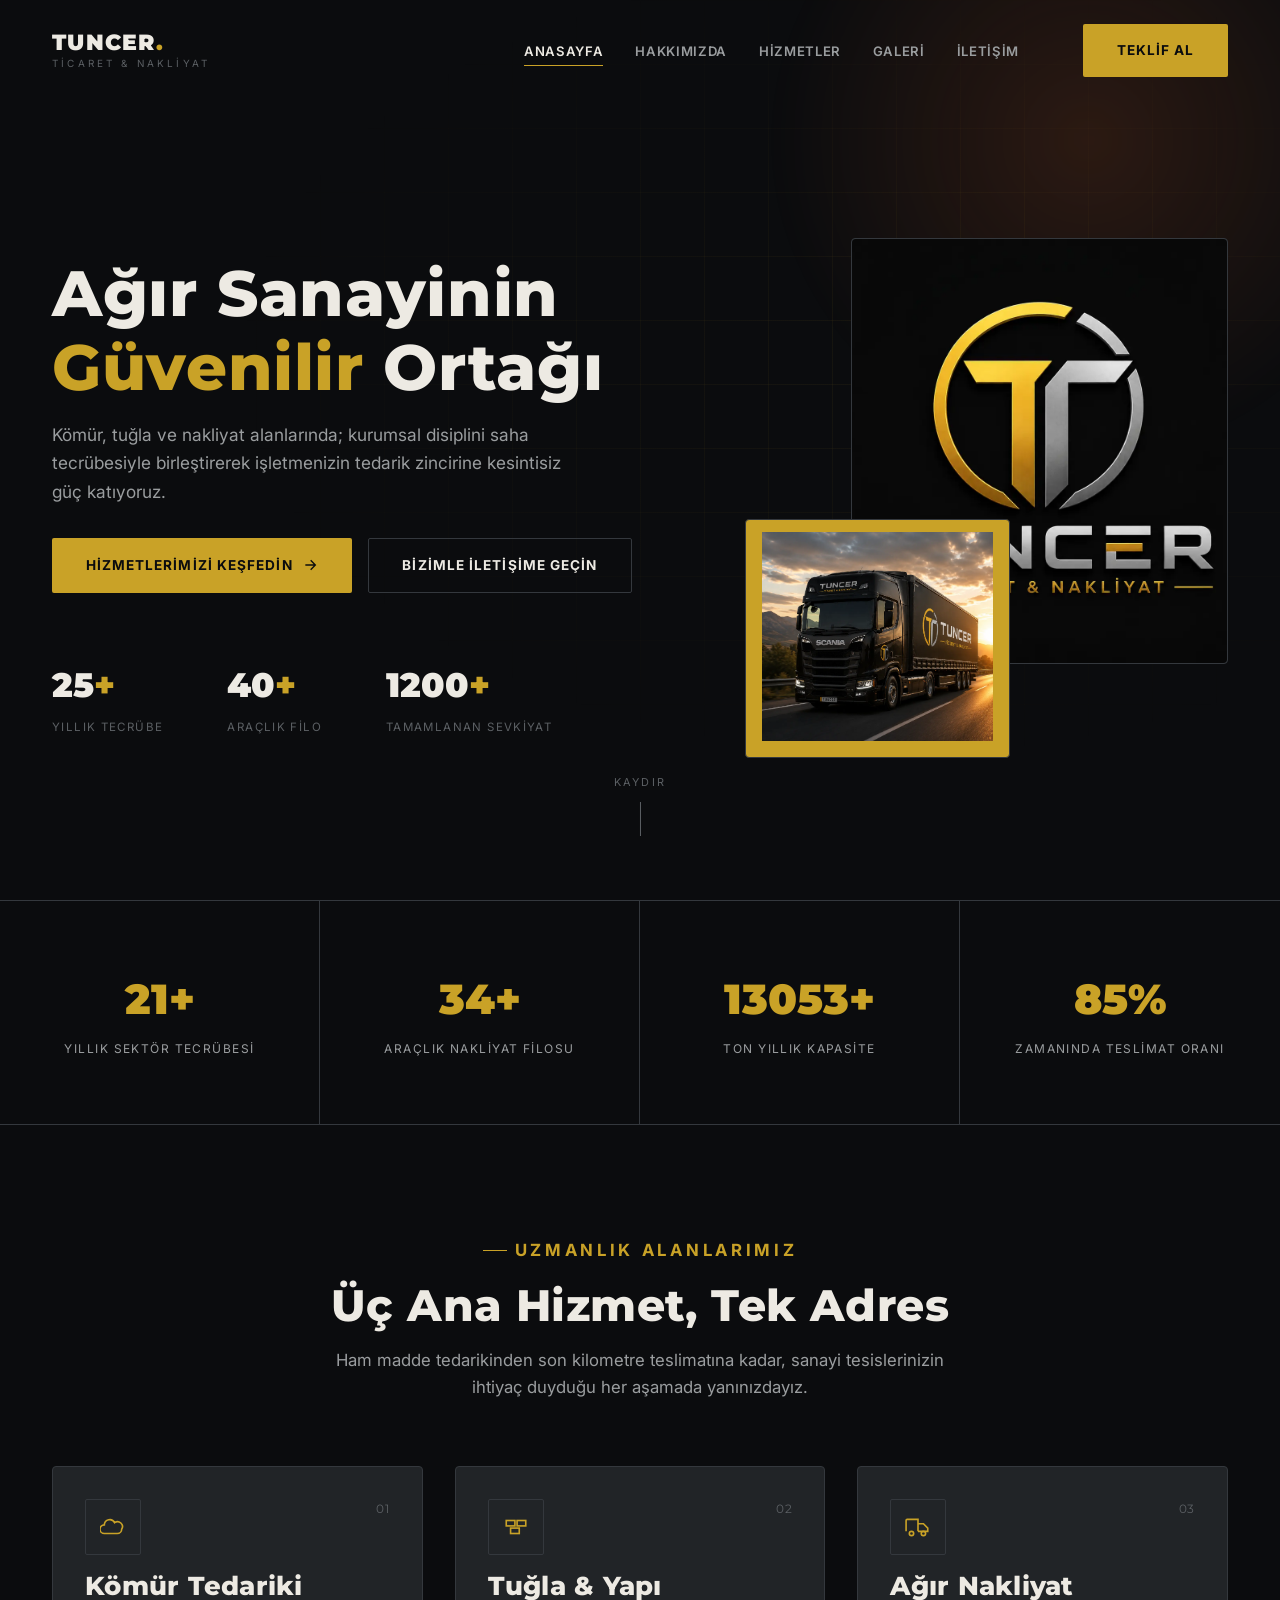
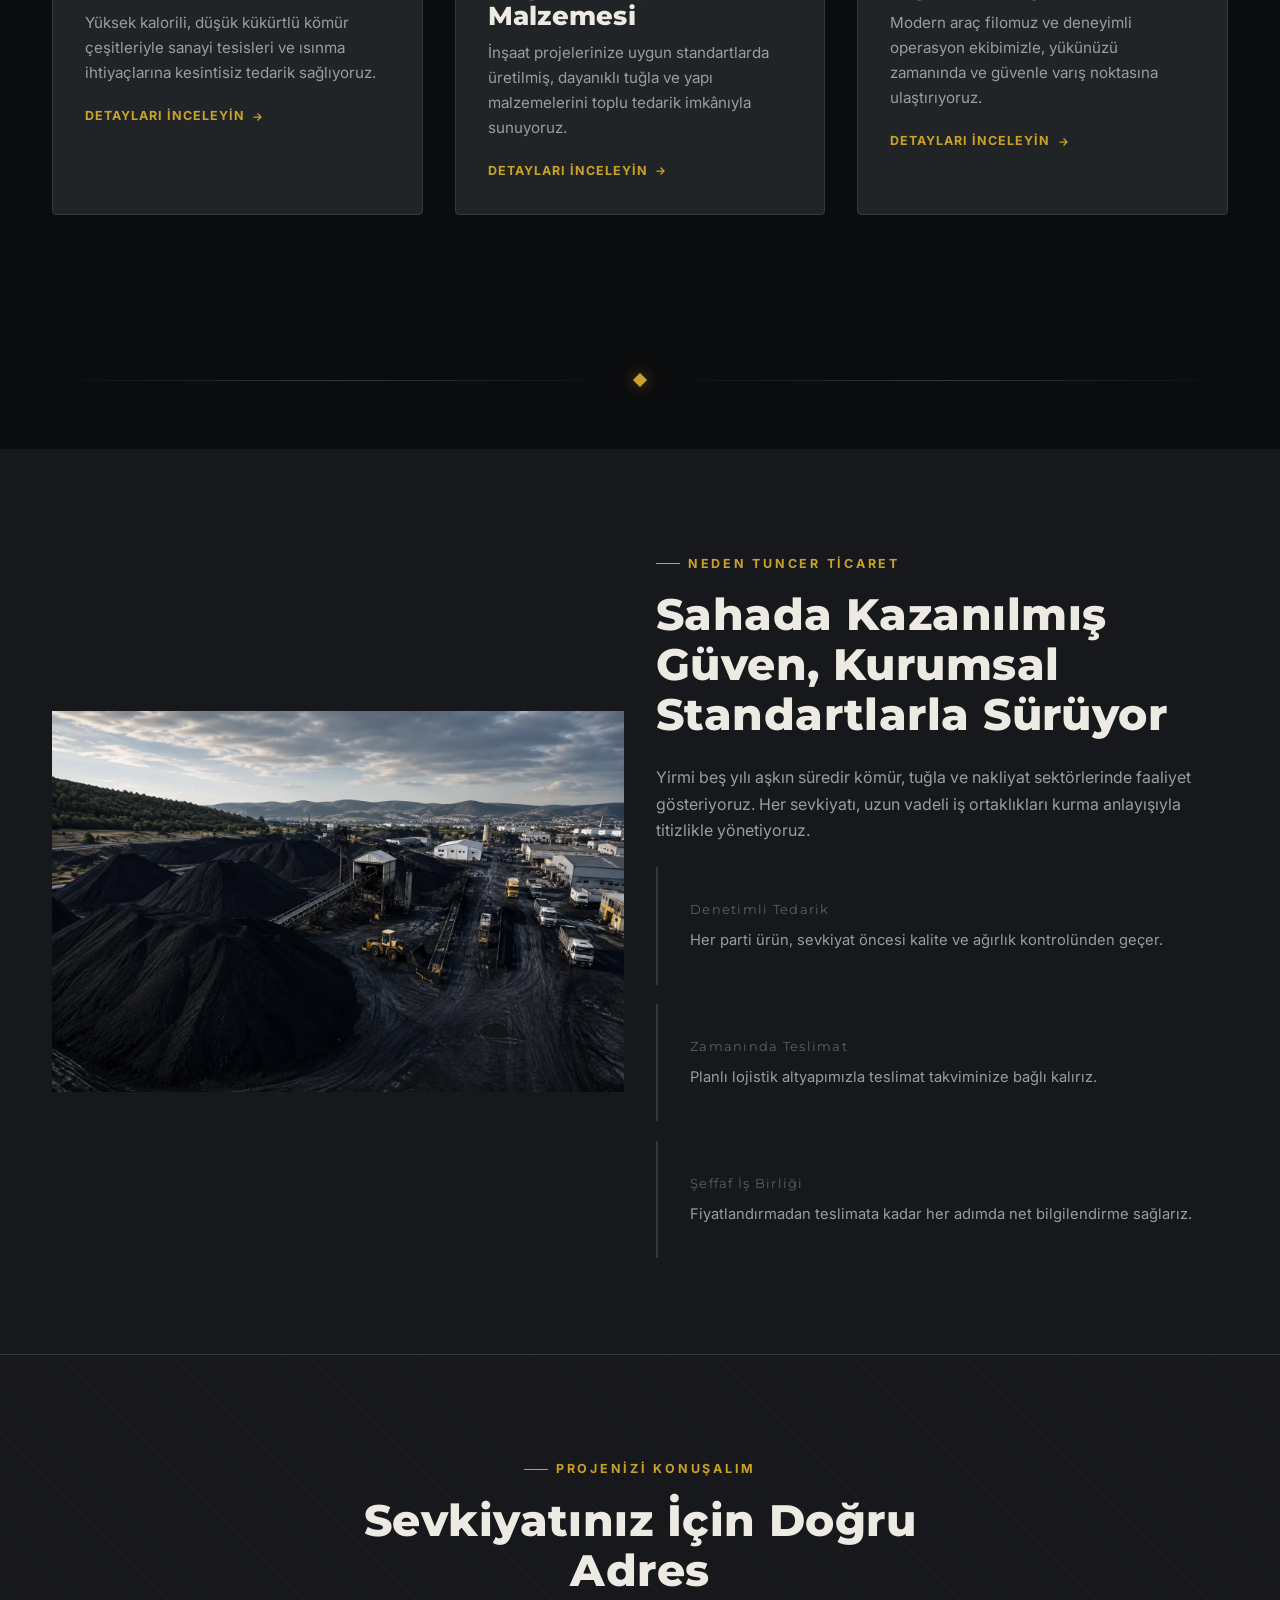
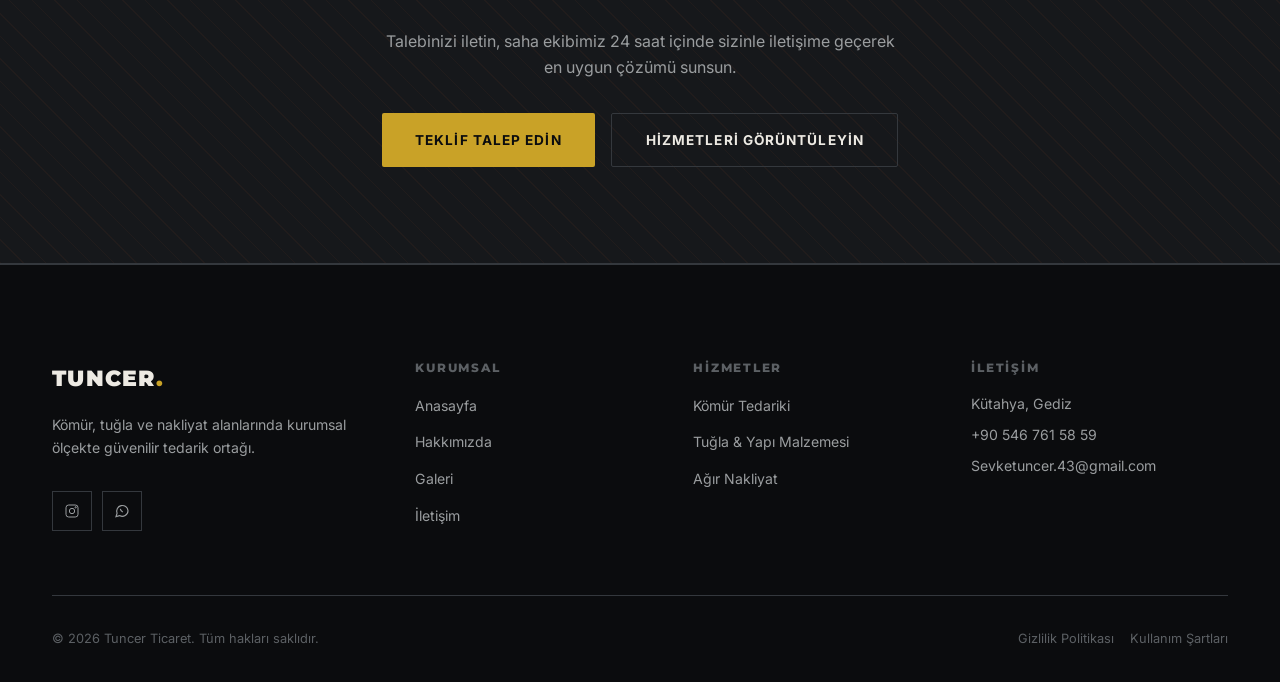
<file: index.html>
<!DOCTYPE html>
<html lang="tr">
<head>
  <meta charset="UTF-8">
  <meta name="viewport" content="width=device-width, initial-scale=1.0">
  <title>Tuncer Ticaret | Kömür, Tuğla &amp; Nakliyat Sektöründe Güven</title>
  <meta name="description" content="Tuncer Ticaret; kömür, tuğla ve nakliyat alanlarında kurumsal, güvenilir ve endüstriyel ölçekte hizmet sunar.">

  <!-- Google Fonts: Montserrat (başlık) + Inter (gövde) -->
  <link rel="preconnect" href="https://fonts.googleapis.com">
  <link rel="preconnect" href="https://fonts.gstatic.com" crossorigin>

  <!-- Ana Stil Dosyası -->
  <link rel="stylesheet" href="css/style.css">
</head>
<body>

  <!-- ==========================================================================
       ÜST BİLGİ / NAVİGASYON
       ========================================================================== -->
  <header class="site-header">
    <div class="container header-inner">
      <a href="index.html" class="logo">
        <span class="logo-mark">TUNCER<span>.</span></span>
        <span class="logo-sub">Ticaret &amp; Nakliyat</span>
      </a>

      <div class="nav-scrim"></div>

      <nav class="main-nav">
        <ul class="nav-links">
          <li><a href="index.html">Anasayfa</a></li>
          <li><a href="hakkimizda.html">Hakkımızda</a></li>
          <li><a href="hizmetler.html">Hizmetler</a></li>
          <li><a href="galeri.html">Galeri</a></li>
          <li><a href="iletisim.html">İletişim</a></li>
        </ul>
        <a href="iletisim.html" class="btn btn-primary">Teklif Al</a>
      </nav>

      <button class="nav-toggle" aria-label="Menüyü aç/kapat" aria-expanded="false">
        <span></span><span></span><span></span>
      </button>
    </div>
  </header>

  <main>
    <!-- ==========================================================================
         HERO BÖLÜMÜ
         ========================================================================== -->
<section class="hero">
  <div class="container hero-inner">
    <div class="hero-content">

      <h1>Ağır Sanayinin<br><em>Güvenilir</em> Ortağı</h1>
      <p>Kömür, tuğla ve nakliyat alanlarında; kurumsal disiplini saha tecrübesiyle birleştirerek işletmenizin
        tedarik zincirine kesintisiz güç katıyoruz.</p>

      <div class="hero-actions">
        <a href="hizmetler.html" class="btn btn-primary">
          Hizmetlerimizi Keşfedin
          <svg class="btn-arrow" width="16" height="16" viewBox="0 0 24 24" fill="none" stroke="currentColor" stroke-width="2">
            <path d="M5 12h14M13 5l7 7-7 7"/>
          </svg>
        </a>
        <a href="iletisim.html" class="btn btn-outline">Bizimle İletişime Geçin</a>
      </div>

      <div class="hero-stats">
        <div class="hero-stat">
          <span class="num">25<span>+</span></span>
          <span class="label">Yıllık Tecrübe</span>
        </div>
        <div class="hero-stat">
          <span class="num">40<span>+</span></span>
          <span class="label">Araçlık Filo</span>
        </div>
        <div class="hero-stat">
          <span class="num">1200<span>+</span></span>
          <span class="label">Tamamlanan Sevkiyat</span>
        </div>
      </div>
    </div>

    <div class="hero-visual" aria-hidden="true">

      <div class="panel panel-main">
        <img src="image/logo.webp" alt="Tuncer Ticaret" class="hero-image">
      </div>

      <div class="panel panel-accent">
        <img src="image/tir.webp" alt="Tuncer Ticaret Tır" class="hero-accent-image">
      </div>

    </div>
  </div>

  <div class="scroll-cue">
    <span>Kaydır</span>
    <span class="line"></span>
  </div>
</section>

    <!-- ==========================================================================
         İSTATİSTİK ŞERİDİ
         ========================================================================== -->
    <section class="stat-strip reveal">
      <div class="stat-item">
        <span class="num" data-count="25" data-suffix="+">0</span>
        <span class="label">Yıllık Sektör Tecrübesi</span>
      </div>
      <div class="stat-item">
        <span class="num" data-count="40" data-suffix="+">0</span>
        <span class="label">Araçlık Nakliyat Filosu</span>
      </div>
      <div class="stat-item">
        <span class="num" data-count="15000" data-suffix="+">0</span>
        <span class="label">Ton Yıllık Kapasite</span>
      </div>
      <div class="stat-item">
        <span class="num" data-count="98" data-suffix="%">0</span>
        <span class="label">Zamanında Teslimat Oranı</span>
      </div>
    </section>

    <!-- ==========================================================================
         HİZMET ÖZETLERİ
         ========================================================================== -->
    <section class="section">
      <div class="container">
        <div class="section-heading center reveal">
          <p class="eyebrow" style="justify-content:center">Uzmanlık Alanlarımız</p>
          <h2>Üç Ana Hizmet, Tek Adres</h2>
          <p>Ham madde tedarikinden son kilometre teslimatına kadar, sanayi tesislerinizin ihtiyaç duyduğu her
            aşamada yanınızdayız.</p>
        </div>

        <div class="grid grid-3">
          <!-- Kömür -->
          <article class="service-card reveal">
            <span class="card-index">01</span>
            <div class="icon-frame">
              <svg viewBox="0 0 24 24" fill="none" stroke="currentColor" stroke-width="1.5"><path d="M4 18a4 4 0 010-8 5 5 0 019.5-2A4.5 4.5 0 0120 14a4 4 0 01-4 4H4z"/></svg>
            </div>
            <h3>Kömür Tedariki</h3>
            <p>Yüksek kalorili, düşük kükürtlü kömür çeşitleriyle sanayi tesisleri ve ısınma ihtiyaçlarına kesintisiz
              tedarik sağlıyoruz.</p>
            <a href="hizmetler.html#komur" class="card-link">
              Detayları İnceleyin
              <svg width="12" height="12" viewBox="0 0 24 24" fill="none" stroke="currentColor" stroke-width="2.5"><path d="M5 12h14M13 5l7 7-7 7"/></svg>
            </a>
          </article>

          <!-- Tuğla -->
          <article class="service-card reveal">
            <span class="card-index">02</span>
            <div class="icon-frame">
              <svg viewBox="0 0 24 24" fill="none" stroke="currentColor" stroke-width="1.5"><rect x="3" y="6" width="8" height="5"/><rect x="13" y="6" width="8" height="5"/><rect x="7" y="13" width="8" height="5"/></svg>
            </div>
            <h3>Tuğla &amp; Yapı Malzemesi</h3>
            <p>İnşaat projelerinize uygun standartlarda üretilmiş, dayanıklı tuğla ve yapı malzemelerini toplu
              tedarik imkânıyla sunuyoruz.</p>
            <a href="hizmetler.html#tugla" class="card-link">
              Detayları İnceleyin
              <svg width="12" height="12" viewBox="0 0 24 24" fill="none" stroke="currentColor" stroke-width="2.5"><path d="M5 12h14M13 5l7 7-7 7"/></svg>
            </a>
          </article>

          <!-- Nakliyat -->
          <article class="service-card reveal">
            <span class="card-index">03</span>
            <div class="icon-frame">
              <svg viewBox="0 0 24 24" fill="none" stroke="currentColor" stroke-width="1.5"><path d="M1 16V6a1 1 0 011-1h10v11"/><path d="M12 9h5l4 4v3h-9"/><circle cx="6" cy="18" r="2"/><circle cx="17" cy="18" r="2"/></svg>
            </div>
            <h3>Ağır Nakliyat</h3>
            <p>Modern araç filomuz ve deneyimli operasyon ekibimizle, yükünüzü zamanında ve güvenle varış noktasına
              ulaştırıyoruz.</p>
            <a href="hizmetler.html#nakliyat" class="card-link">
              Detayları İnceleyin
              <svg width="12" height="12" viewBox="0 0 24 24" fill="none" stroke="currentColor" stroke-width="2.5"><path d="M5 12h14M13 5l7 7-7 7"/></svg>
            </a>
          </article>
        </div>
      </div>
    </section>

    <div class="container">
      <div class="divider-industrial"><span class="rivet"></span></div>
    </div>

    <!-- ==========================================================================
         NEDEN BİZ (KURUMSAL GÜVEN VURGUSU)
         ========================================================================== -->
<section class="section section-alt">
  <div class="container grid grid-2" style="align-items:center;">

    <div class="reveal">
      <div class="about-image">
        <img src="image/hak.webp" alt="Tuncer Ticaret">
      </div>
    </div>

    <div class="reveal">
      <p class="eyebrow">Neden Tuncer Ticaret</p>
      <h2>Sahada Kazanılmış Güven, Kurumsal Standartlarla Sürüyor</h2>

      <p style="margin:1.5rem 0;">
        Yirmi beş yılı aşkın süredir kömür, tuğla ve nakliyat sektörlerinde
        faaliyet gösteriyoruz. Her sevkiyatı, uzun vadeli iş ortaklıkları kurma
        anlayışıyla titizlikle yönetiyoruz.
      </p>

      <div class="grid" style="gap:1.2rem;">

        <div class="value-card">
          <div class="value-num">Denetimli Tedarik</div>
          <p style="font-size:0.92rem;">
            Her parti ürün, sevkiyat öncesi kalite ve ağırlık kontrolünden geçer.
          </p>
        </div>

        <div class="value-card">
          <div class="value-num">Zamanında Teslimat</div>
          <p style="font-size:0.92rem;">
            Planlı lojistik altyapımızla teslimat takviminize bağlı kalırız.
          </p>
        </div>

        <div class="value-card">
          <div class="value-num">Şeffaf İş Birliği</div>
          <p style="font-size:0.92rem;">
            Fiyatlandırmadan teslimata kadar her adımda net bilgilendirme sağlarız.
          </p>
        </div>

      </div>
    </div>

  </div>
</section>
    <!-- ==========================================================================
         CTA ŞERİDİ
         ========================================================================== -->
    <section class="cta-strip">
      <div class="container reveal">
        <p class="eyebrow" style="justify-content:center">Projenizi Konuşalım</p>
        <h2>Sevkiyatınız İçin Doğru Adres</h2>
        <p style="max-width:520px;margin:0 auto 2rem;">Talebinizi iletin, saha ekibimiz 24 saat içinde sizinle
          iletişime geçerek en uygun çözümü sunsun.</p>
        <div class="cta-actions">
          <a href="iletisim.html" class="btn btn-primary">Teklif Talep Edin</a>
          <a href="hizmetler.html" class="btn btn-outline">Hizmetleri Görüntüleyin</a>
        </div>
      </div>
    </section>
  </main>

  <!-- ==========================================================================
       ALT BİLGİ / FOOTER
       ========================================================================== -->
  <footer class="site-footer">
    <div class="container">
      <div class="footer-grid">
        <div class="footer-brand">
          <span class="logo-mark">TUNCER<span>.</span></span>
          <p>Kömür, tuğla ve nakliyat alanlarında kurumsal ölçekte güvenilir tedarik ortağı.</p>
<div class="social-row">

  <!-- Instagram -->
  <a href="https://www.instagram.com/sevkett.2/" target="_blank" aria-label="Instagram">
    <svg viewBox="0 0 24 24" fill="none" stroke="currentColor" stroke-width="1.5">
      <rect x="3" y="3" width="18" height="18" rx="4"/>
      <circle cx="12" cy="12" r="4"/>
      <circle cx="17.5" cy="6.5" r="1"/>
    </svg>
  </a>

  <!-- WhatsApp -->
  <a href="https://wa.me/905467615859" target="_blank" aria-label="WhatsApp">
    <svg viewBox="0 0 24 24" fill="none" stroke="currentColor" stroke-width="1.7">
      <path d="M21 11.5A8.5 8.5 0 0 1 8.4 18.9L3 20.5l1.6-5.2A8.5 8.5 0 1 1 21 11.5Z"/>
      <path d="M9.5 8.8c.3 2 1.8 3.8 3.7 4.6"/>
    </svg>
  </a>

</div>
        </div>

        <div class="footer-col">
          <h4>Kurumsal</h4>
          <ul>
            <li><a href="index.html">Anasayfa</a></li>
            <li><a href="hakkimizda.html">Hakkımızda</a></li>
            <li><a href="galeri.html">Galeri</a></li>
            <li><a href="iletisim.html">İletişim</a></li>
          </ul>
        </div>

        <div class="footer-col">
          <h4>Hizmetler</h4>
          <ul>
            <li><a href="hizmetler.html#komur">Kömür Tedariki</a></li>
            <li><a href="hizmetler.html#tugla">Tuğla &amp; Yapı Malzemesi</a></li>
            <li><a href="hizmetler.html#nakliyat">Ağır Nakliyat</a></li>
          </ul>
        </div>

        <div class="footer-col">
          <h4>İletişim</h4>
          <address>
            <span>Kütahya, Gediz</span>
            <a href="tel:+905467615859">+90 546 761 58 59</a>
            <a href="mailto:info@tuncerticaret.com.tr">Sevketuncer.43@gmail.com</a>
          </address>
        </div>
      </div>

      <div class="footer-bottom">
        <span>&copy; <span id="current-year">2026</span> Tuncer Ticaret. Tüm hakları saklıdır.</span>
        <div class="legal-links">
          <a href="#">Gizlilik Politikası</a>
          <a href="#">Kullanım Şartları</a>
        </div>
      </div>
    </div>
  </footer>

  <button class="back-to-top" aria-label="Sayfa başına dön">
    <svg viewBox="0 0 24 24" fill="none" stroke="currentColor" stroke-width="2"><path d="M12 19V5M5 12l7-7 7 7"/></svg>
  </button>

  <!-- Ana JavaScript Dosyası -->
  <script src="js/main.js"></script>
</body>
</html>
</file>
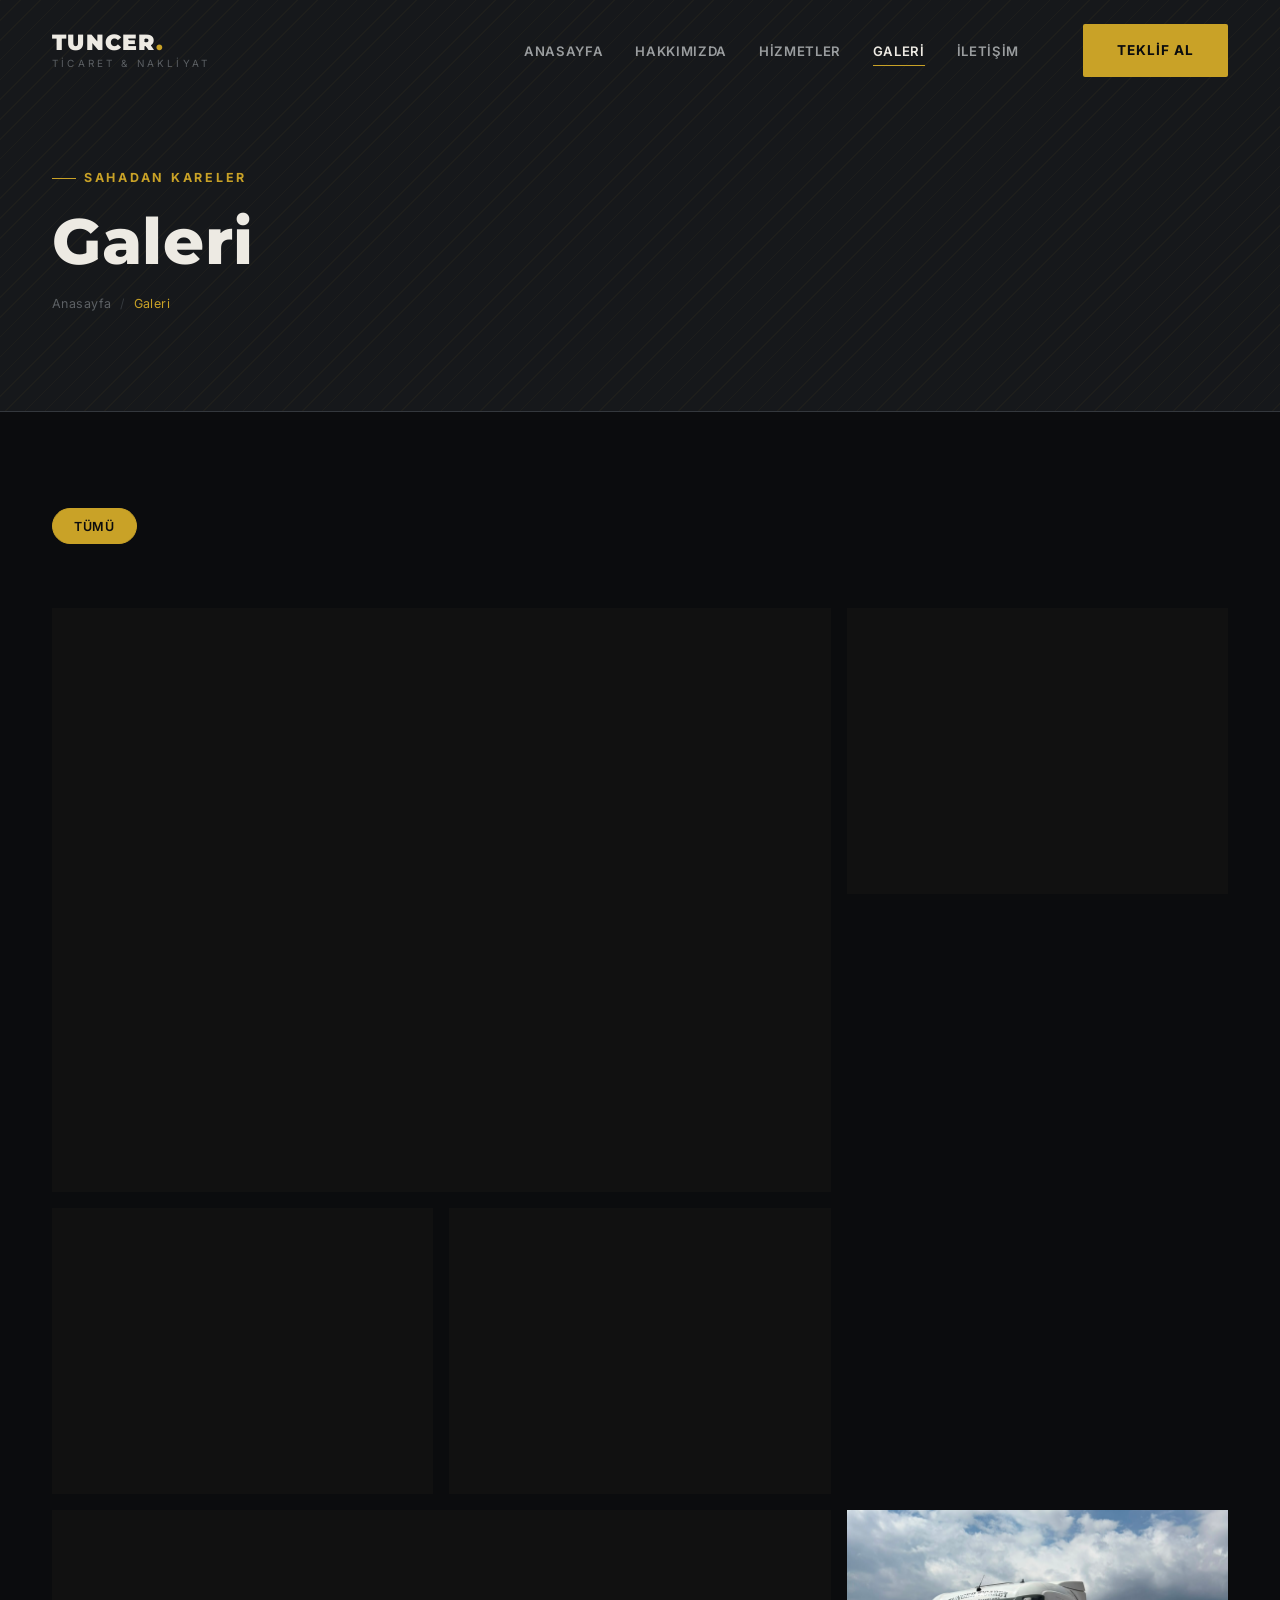
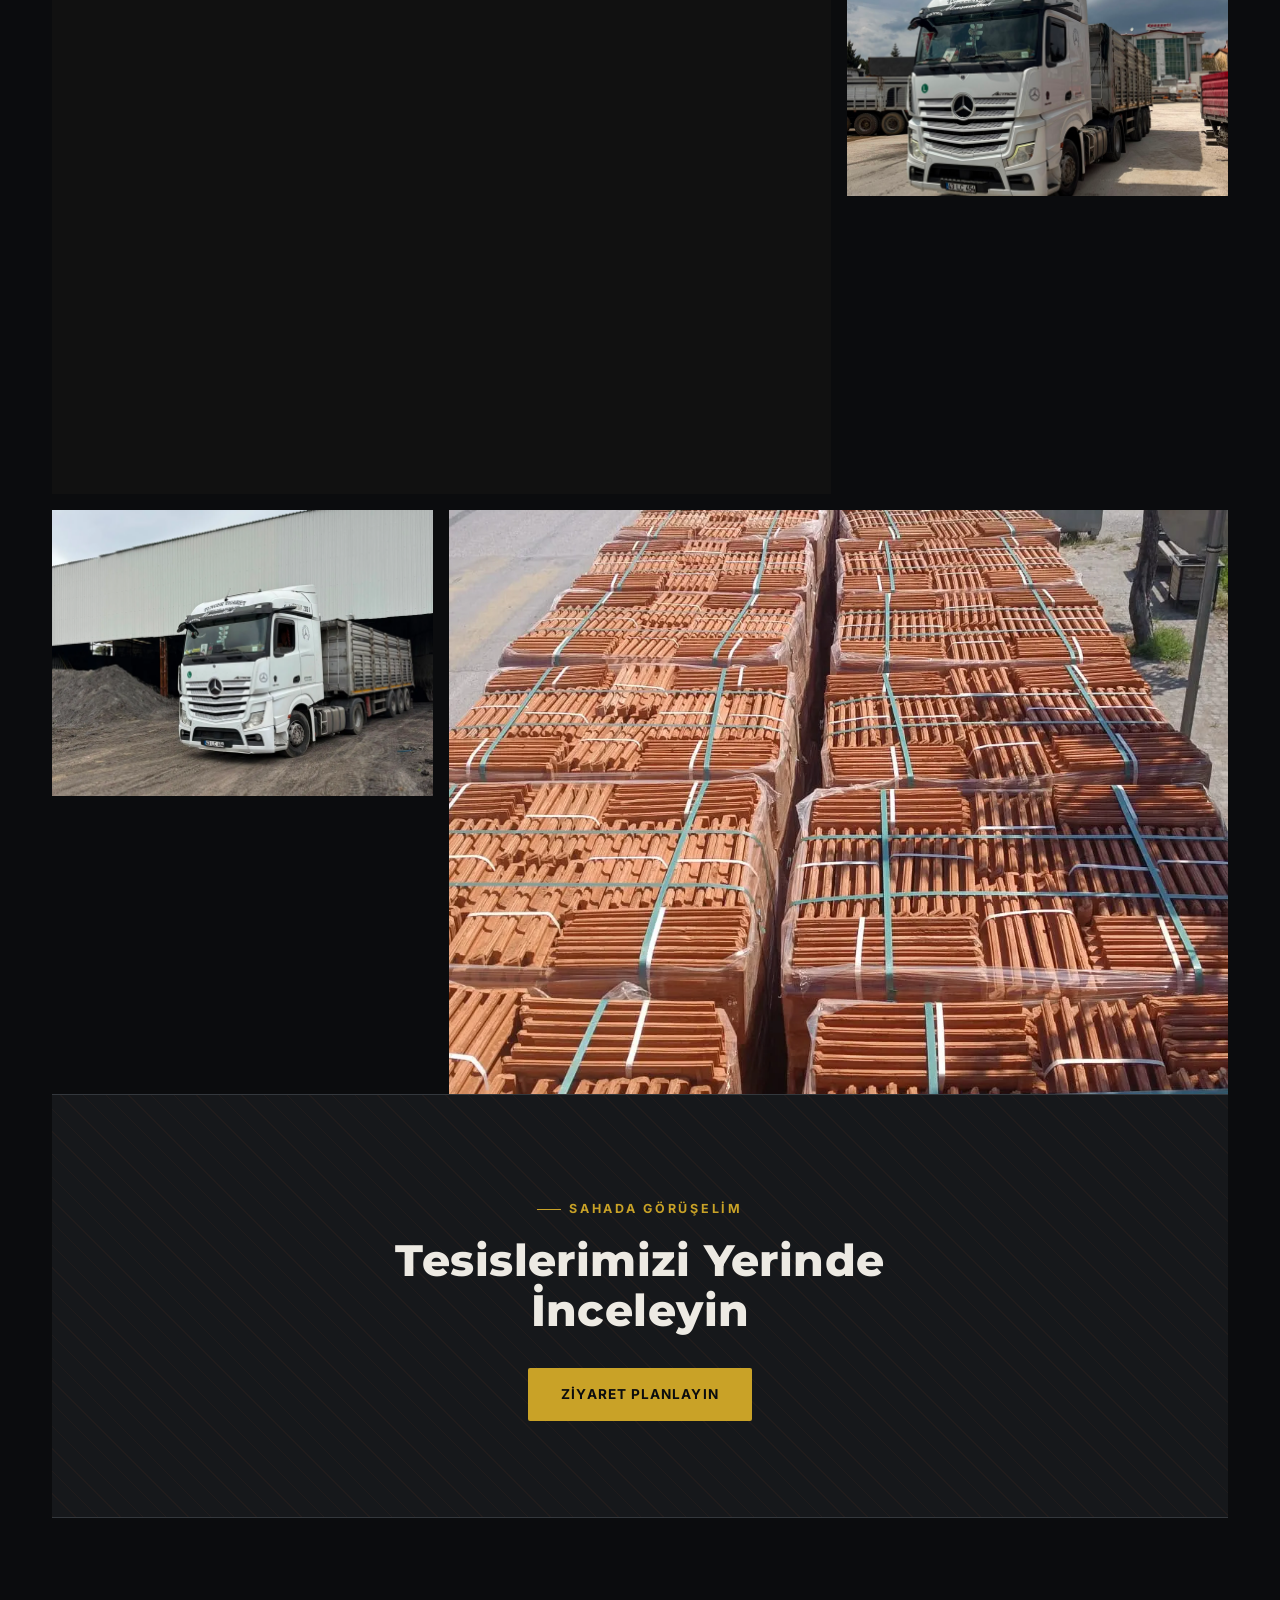
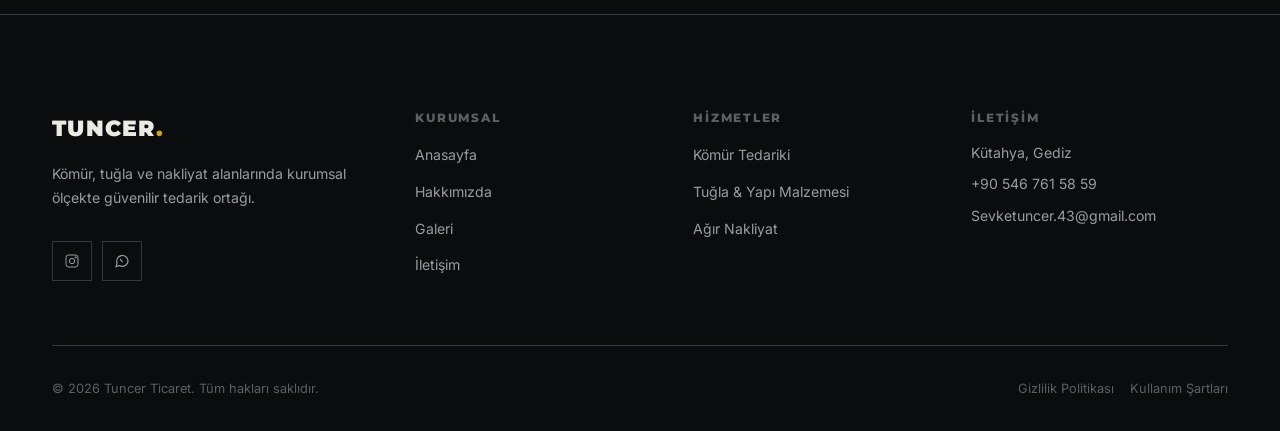
<file: galeri.html>
<!DOCTYPE html>
<html lang="tr">
<head>
  <meta charset="UTF-8">
  <meta name="viewport" content="width=device-width, initial-scale=1.0">
  <title>Galeri | Tuncer Ticaret</title>
  <meta name="description" content="Saha çalışmalarımız, depo tesislerimiz ve nakliyat filomuzdan görüntüler.">

  <link rel="preconnect" href="https://fonts.googleapis.com">
  <link rel="preconnect" href="https://fonts.gstatic.com" crossorigin>
  <link rel="stylesheet" href="css/style.css">
</head>
<body>

  <!-- ==========================================================================
       ÜST BİLGİ / NAVİGASYON
       ========================================================================== -->
  <header class="site-header">
    <div class="container header-inner">
      <a href="index.html" class="logo">
        <span class="logo-mark">TUNCER<span>.</span></span>
        <span class="logo-sub">Ticaret &amp; Nakliyat</span>
      </a>

      <div class="nav-scrim"></div>

      <nav class="main-nav">
        <ul class="nav-links">
          <li><a href="index.html">Anasayfa</a></li>
          <li><a href="hakkimizda.html">Hakkımızda</a></li>
          <li><a href="hizmetler.html">Hizmetler</a></li>
          <li><a href="galeri.html">Galeri</a></li>
          <li><a href="iletisim.html">İletişim</a></li>
        </ul>
        <a href="iletisim.html" class="btn btn-primary">Teklif Al</a>
      </nav>

      <button class="nav-toggle" aria-label="Menüyü aç/kapat" aria-expanded="false">
        <span></span><span></span><span></span>
      </button>
    </div>
  </header>

  <main>
    <!-- ==========================================================================
         SAYFA ÜST BAŞLIĞI
         ========================================================================== -->
    <section class="page-header">
      <div class="container">
        <p class="eyebrow">Sahadan Kareler</p>
        <h1>Galeri</h1>
        <div class="breadcrumb">
          <a href="index.html">Anasayfa</a>
          <span class="sep">/</span>
          <span class="current">Galeri</span>
        </div>
      </div>
    </section>

    <!-- ==========================================================================
         GALERİ IZGARASI
         ========================================================================== -->
    <section class="section">
      <div class="container">

        <!-- Filtre Butonları -->
        <div class="gallery-filters reveal">
          <button class="filter-btn is-active" data-filter="all">Tümü</button>
        </div>


<!-- Video Izgarası -->
<div class="gallery-grid">

  <!-- Video 1 -->
  <div class="gallery-item span-2" data-category="komur">
    <video class="gallery-media gallery-video" autoplay muted loop playsinline preload="metadata">
      <source src="https://res.cloudinary.com/xoh36455/video/upload/v1784113004/k1_xuu3i3.mp4" type="video/mp4">
    </video>

    <div class="gallery-overlay">
      <span class="cat">Kömür Sahası</span>
      <span class="title">Kömür Stok Sahası</span>
    </div>
  </div>

  <!-- Video 2 -->
  <div class="gallery-item" data-category="nakliyat">
    <video class="gallery-media gallery-video" autoplay muted loop playsinline preload="metadata">
      <source src="https://res.cloudinary.com/xoh36455/video/upload/v1784113005/tugla2_onil2x.mp4" type="video/mp4">
    </video>

    <div class="gallery-overlay">
      <span class="cat">Nakliyat Filosu</span>
      <span class="title">Nakliyat Çalışmalarımız</span>
    </div>
  </div>

  <!-- Video 3 -->
  <div class="gallery-item" data-category="tugla">
    <video class="gallery-media gallery-video" autoplay muted loop playsinline preload="metadata">
      <source src="https://res.cloudinary.com/xoh36455/video/upload/v1784113006/k2_nwhglv.mp4" type="video/mp4">
    </video>

    <div class="gallery-overlay">
      <span class="cat">Tuğla Deposu</span>
      <span class="title">Tuğla Stok Alanı</span>
    </div>
  </div>

  <!-- Video 4 -->
  <div class="gallery-item" data-category="tesis">
    <video class="gallery-media gallery-video" autoplay muted loop playsinline preload="metadata">
      <source src="https://res.cloudinary.com/xoh36455/video/upload/v1784113007/tugla_t7tsx8.mp4" type="video/mp4">
    </video>

    <div class="gallery-overlay">
      <span class="cat">Tesis &amp; Ofis</span>
      <span class="title">Tesis Genel Görünümü</span>
    </div>
  </div>

  <!-- Video 5 -->
  <div class="gallery-item span-2" data-category="nakliyat">
    <video class="gallery-media gallery-video" autoplay muted loop playsinline preload="metadata">
      <source src="https://res.cloudinary.com/xoh36455/video/upload/v1784113007/w1_mtlg89.mp4" type="video/mp4">
    </video>

    <div class="gallery-overlay">
      <span class="cat">Nakliyat Filosu</span>
      <span class="title">Araç Parkı ve Sevkiyat</span>
    </div>
  </div>

  <!-- Fotoğraf 1 -->
  <div class="gallery-item">
    <img src="image/tir.jpeg" alt="Tuncer Ticaret" class="gallery-media gallery-image">

    <div class="gallery-overlay">
      <span class="cat">Tuncer Ticaret</span>
      <span class="title">Saha Çalışması</span>
    </div>
  </div>

  <!-- Fotoğraf 2 -->
  <div class="gallery-item">
    <img src="image/t1.webp" alt="Tuncer Ticaret" class="gallery-media gallery-image">

    <div class="gallery-overlay">
      <span class="cat">Tuncer Ticaret</span>
      <span class="title">Depo Görünümü</span>
    </div>
  </div>

  <!-- Fotoğraf 3 -->
  <div class="gallery-item span-2">
    <img src="image/1.webp" alt="Tuncer Ticaret" class="gallery-media gallery-image">

    <div class="gallery-overlay">
      <span class="cat">Tuncer Ticaret</span>
      <span class="title">Araç Filosu</span>
    </div>
  </div>

</div>



    <!-- ==========================================================================
         CTA ŞERİDİ
         ========================================================================== -->
    <section class="cta-strip">
      <div class="container reveal">
        <p class="eyebrow" style="justify-content:center">Sahada Görüşelim</p>
        <h2>Tesislerimizi Yerinde İnceleyin</h2>
        <div class="cta-actions">
          <a href="iletisim.html" class="btn btn-primary">Ziyaret Planlayın</a>
        </div>
      </div>
    </section>
  </main>

<!-- FOTOĞRAF / VİDEO LIGHTBOX -->
<div class="lightbox" id="galleryLightbox">
  <div class="lightbox-inner">
    <button class="lightbox-close" type="button" aria-label="Kapat">
      &times;
    </button>

    <div class="lightbox-media"></div>
  </div>
</div>
  <!-- ==========================================================================
       ALT BİLGİ / FOOTER
       ========================================================================== -->
  <footer class="site-footer">
    <div class="container">
      <div class="footer-grid">
        <div class="footer-brand">
          <span class="logo-mark">TUNCER<span>.</span></span>
          <p>Kömür, tuğla ve nakliyat alanlarında kurumsal ölçekte güvenilir tedarik ortağı.</p>
<div class="social-row">

  <!-- Instagram -->
  <a href="https://www.instagram.com/sevkett.2/" target="_blank" aria-label="Instagram">
    <svg viewBox="0 0 24 24" fill="none" stroke="currentColor" stroke-width="1.5">
      <rect x="3" y="3" width="18" height="18" rx="4"/>
      <circle cx="12" cy="12" r="4"/>
      <circle cx="17.5" cy="6.5" r="1"/>
    </svg>
  </a>

  <!-- WhatsApp -->
  <a href="https://wa.me/905467615859" target="_blank" aria-label="WhatsApp">
    <svg viewBox="0 0 24 24" fill="none" stroke="currentColor" stroke-width="1.7">
      <path d="M21 11.5A8.5 8.5 0 0 1 8.4 18.9L3 20.5l1.6-5.2A8.5 8.5 0 1 1 21 11.5Z"/>
      <path d="M9.5 8.8c.3 2 1.8 3.8 3.7 4.6"/>
    </svg>
  </a>

</div>
        </div>

        <div class="footer-col">
          <h4>Kurumsal</h4>
          <ul>
            <li><a href="index.html">Anasayfa</a></li>
            <li><a href="hakkimizda.html">Hakkımızda</a></li>
            <li><a href="galeri.html">Galeri</a></li>
            <li><a href="iletisim.html">İletişim</a></li>
          </ul>
        </div>

        <div class="footer-col">
          <h4>Hizmetler</h4>
          <ul>
            <li><a href="hizmetler.html#komur">Kömür Tedariki</a></li>
            <li><a href="hizmetler.html#tugla">Tuğla &amp; Yapı Malzemesi</a></li>
            <li><a href="hizmetler.html#nakliyat">Ağır Nakliyat</a></li>
          </ul>
        </div>

        <div class="footer-col">
          <h4>İletişim</h4>
          <address>
            <span>Kütahya, Gediz</span>
            <a href="tel:+905467615859">+90 546 761 58 59</a>
            <a href="mailto:info@tuncerticaret.com.tr">Sevketuncer.43@gmail.com</a>
          </address>
        </div>
      </div>

      <div class="footer-bottom">
        <span>&copy; <span id="current-year">2026</span> Tuncer Ticaret. Tüm hakları saklıdır.</span>
        <div class="legal-links">
          <a href="#">Gizlilik Politikası</a>
          <a href="#">Kullanım Şartları</a>
        </div>
      </div>
    </div>
  </footer>

  <button class="back-to-top" aria-label="Sayfa başına dön">
    <svg viewBox="0 0 24 24" fill="none" stroke="currentColor" stroke-width="2"><path d="M12 19V5M5 12l7-7 7 7"/></svg>
  </button>

  <script src="js/main.js"></script>
</body>
</html>
</file>
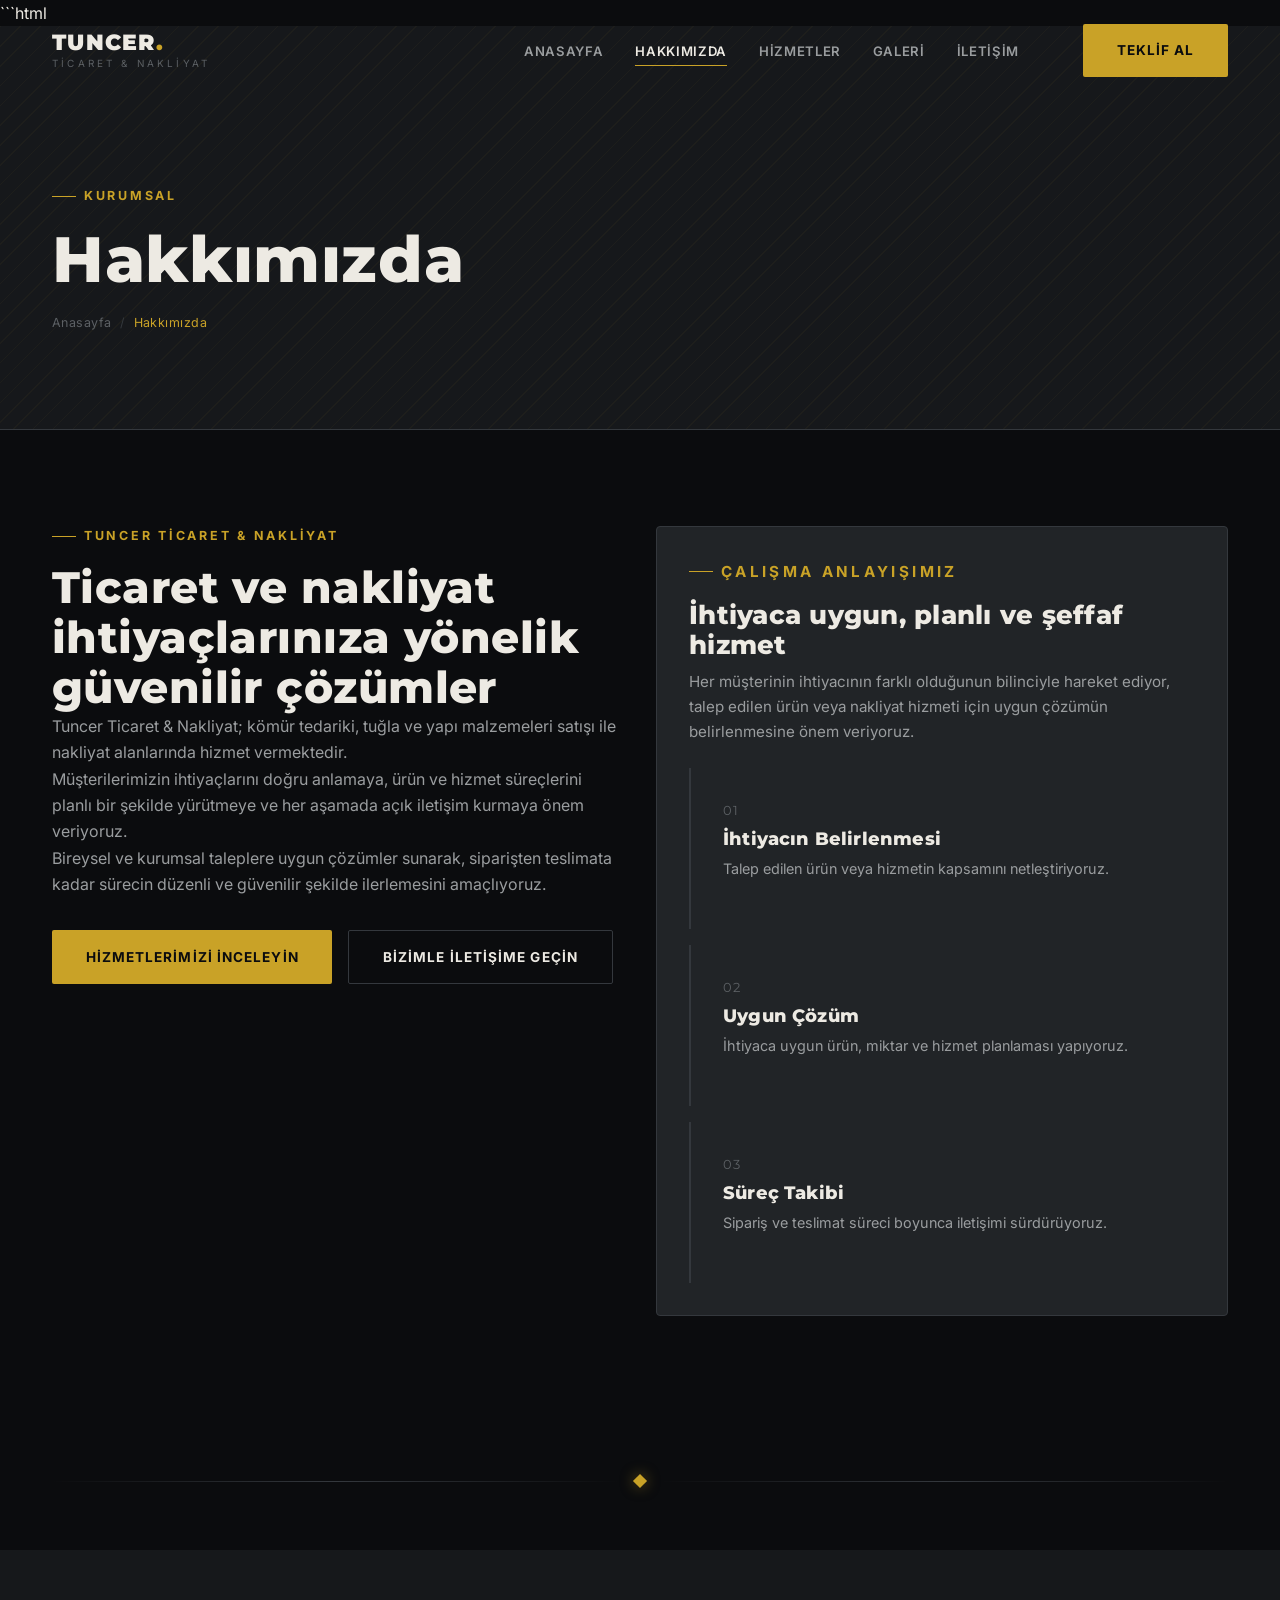
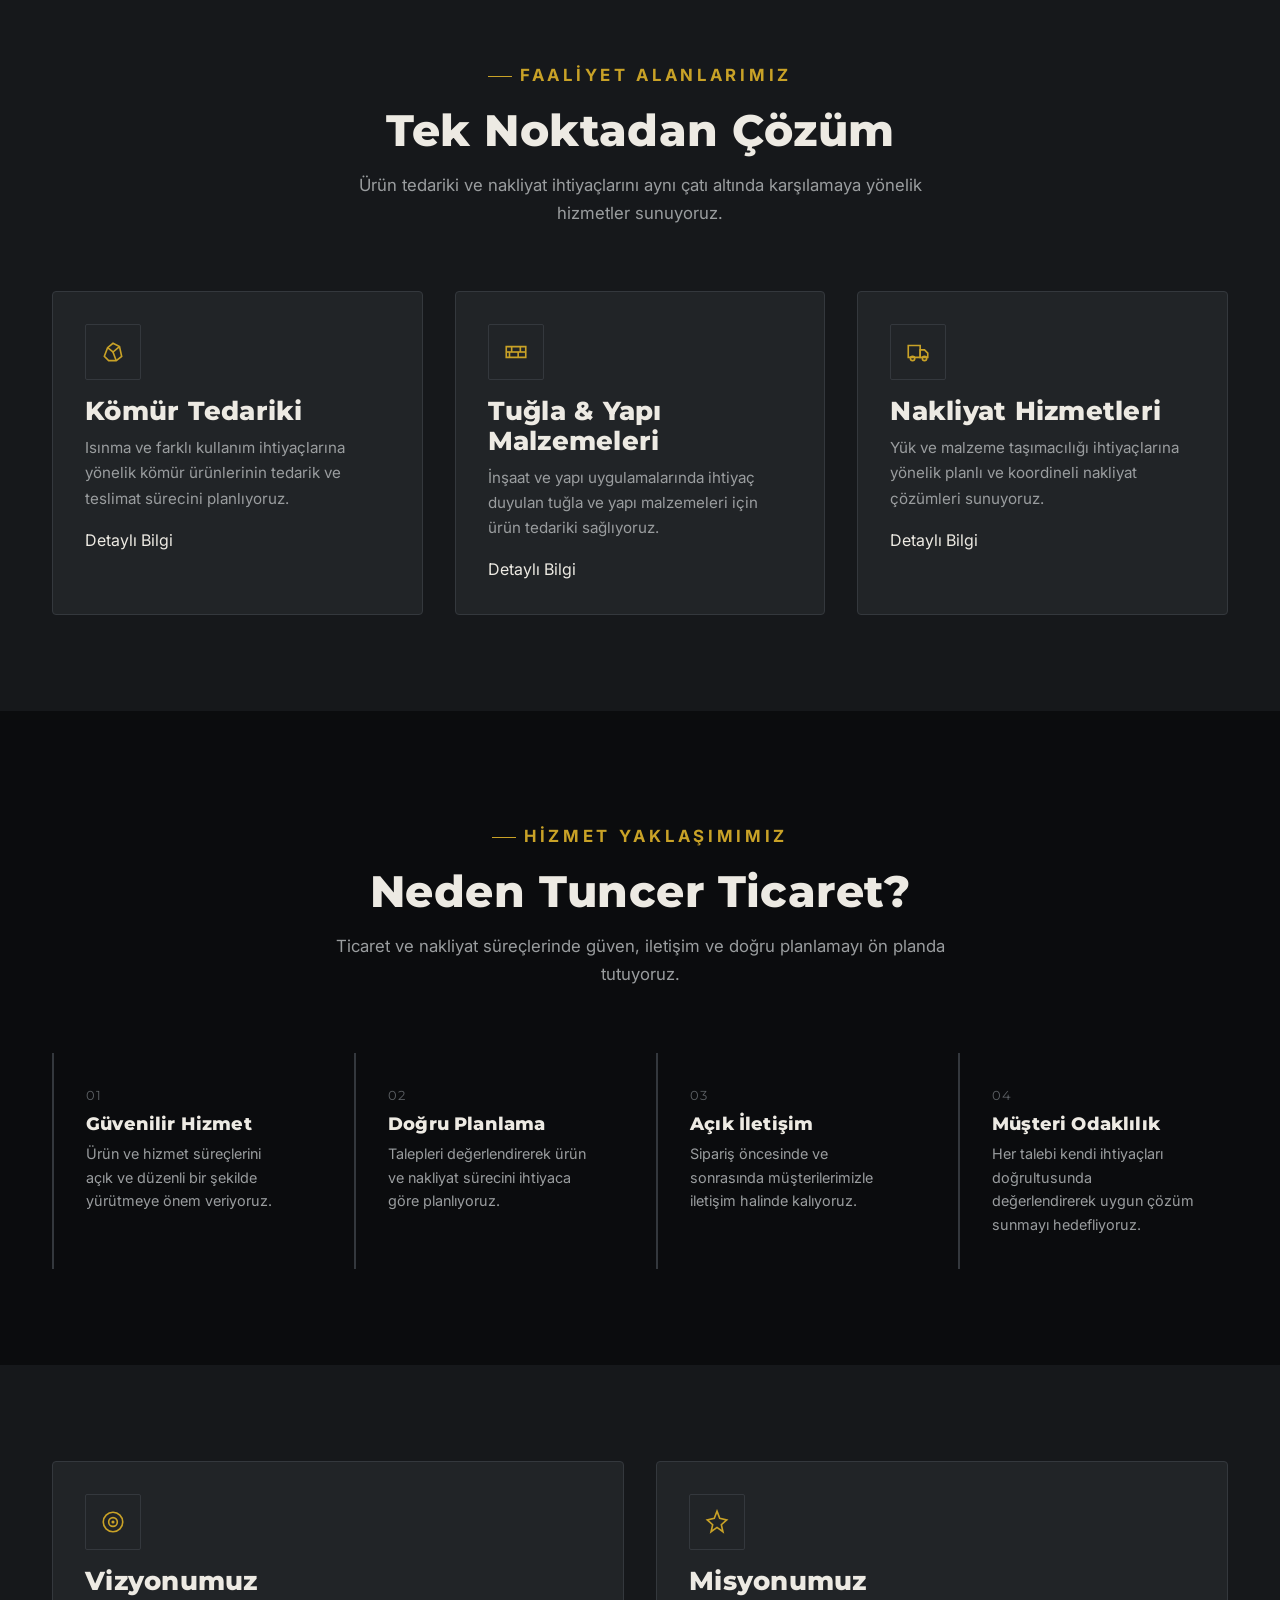
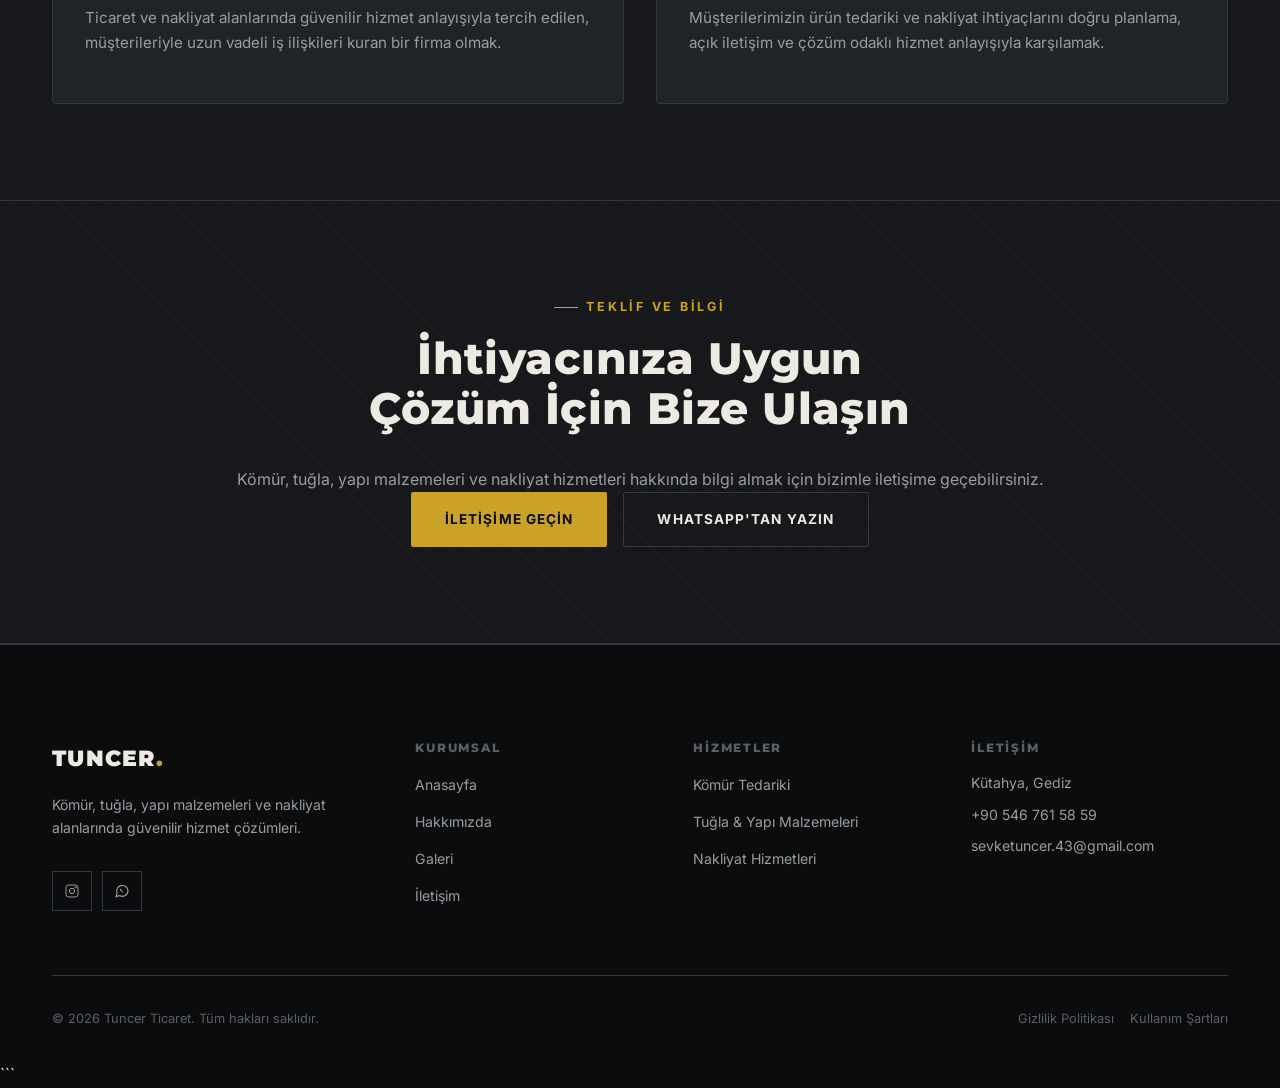
<file: hakkimizda.html>
```html
<!DOCTYPE html>
<html lang="tr">
<head>
  <meta charset="UTF-8">

  <meta
    name="viewport"
    content="width=device-width, initial-scale=1.0, maximum-scale=1.0, user-scalable=no"
  >

  <title>Hakkımızda | Tuncer Ticaret & Nakliyat</title>

  <meta
    name="description"
    content="Tuncer Ticaret & Nakliyat; kömür, tuğla, yapı malzemeleri ve nakliyat alanlarında müşterilerine güvenilir çözümler sunar."
  >

  <meta
    name="keywords"
    content="Tuncer Ticaret, Gediz kömür satışı, Gediz tuğla satışı, Gediz nakliyat, yapı malzemeleri, Kütahya nakliyat"
  >

  <meta name="author" content="Tuncer Ticaret & Nakliyat">

  <link rel="preconnect" href="https://fonts.googleapis.com">
  <link rel="preconnect" href="https://fonts.gstatic.com" crossorigin>

  <link rel="stylesheet" href="css/style.css">
</head>

<body>

  <!-- =========================================================
       HEADER
       ========================================================= -->
  <header class="site-header">
    <div class="container header-inner">

      <a href="index.html" class="logo" aria-label="Tuncer Ticaret Anasayfa">
        <span class="logo-mark">TUNCER<span>.</span></span>
        <span class="logo-sub">Ticaret &amp; Nakliyat</span>
      </a>

      <div class="nav-scrim"></div>

      <nav class="main-nav" aria-label="Ana menü">
        <ul class="nav-links">
          <li><a href="index.html">Anasayfa</a></li>
          <li><a href="hakkimizda.html" class="active">Hakkımızda</a></li>
          <li><a href="hizmetler.html">Hizmetler</a></li>
          <li><a href="galeri.html">Galeri</a></li>
          <li><a href="iletisim.html">İletişim</a></li>
        </ul>

        <a href="iletisim.html" class="btn btn-primary">Teklif Al</a>
      </nav>

      <button
        class="nav-toggle"
        aria-label="Menüyü aç veya kapat"
        aria-expanded="false"
        type="button"
      >
        <span></span>
        <span></span>
        <span></span>
      </button>

    </div>
  </header>


  <main>

    <!-- =========================================================
         SAYFA BAŞLIĞI
         ========================================================= -->
    <section class="page-header">
      <div class="container">

        <p class="eyebrow">Kurumsal</p>

        <h1>Hakkımızda</h1>

        <div class="breadcrumb">
          <a href="index.html">Anasayfa</a>
          <span class="sep">/</span>
          <span class="current">Hakkımızda</span>
        </div>

      </div>
    </section>


    <!-- =========================================================
         FİRMA TANITIMI
         ========================================================= -->
    <section class="section">
      <div class="container grid grid-2">

        <div class="reveal">
          <p class="eyebrow">Tuncer Ticaret &amp; Nakliyat</p>

          <h2>
            Ticaret ve nakliyat ihtiyaçlarınıza yönelik
            güvenilir çözümler
          </h2>

          <p>
            Tuncer Ticaret &amp; Nakliyat; kömür tedariki, tuğla ve
            yapı malzemeleri satışı ile nakliyat alanlarında hizmet
            vermektedir.
          </p>

          <p>
            Müşterilerimizin ihtiyaçlarını doğru anlamaya, ürün ve
            hizmet süreçlerini planlı bir şekilde yürütmeye ve her
            aşamada açık iletişim kurmaya önem veriyoruz.
          </p>

          <p>
            Bireysel ve kurumsal taleplere uygun çözümler sunarak,
            siparişten teslimata kadar sürecin düzenli ve güvenilir
            şekilde ilerlemesini amaçlıyoruz.
          </p>

          <div class="cta-actions" style="justify-content:flex-start; margin-top:2rem;">
            <a href="hizmetler.html" class="btn btn-primary">
              Hizmetlerimizi İnceleyin
            </a>

            <a href="iletisim.html" class="btn btn-outline">
              Bizimle İletişime Geçin
            </a>
          </div>
        </div>


        <div class="service-card reveal">

          <p class="eyebrow">Çalışma Anlayışımız</p>

          <h3>İhtiyaca uygun, planlı ve şeffaf hizmet</h3>

          <p>
            Her müşterinin ihtiyacının farklı olduğunun bilinciyle
            hareket ediyor, talep edilen ürün veya nakliyat hizmeti
            için uygun çözümün belirlenmesine önem veriyoruz.
          </p>

          <div class="grid" style="gap:1rem; margin-top:1.5rem;">

            <div class="value-card">
              <div class="value-num">01</div>
              <h4>İhtiyacın Belirlenmesi</h4>
              <p style="font-size:0.9rem; margin-top:0.5rem;">
                Talep edilen ürün veya hizmetin kapsamını netleştiriyoruz.
              </p>
            </div>

            <div class="value-card">
              <div class="value-num">02</div>
              <h4>Uygun Çözüm</h4>
              <p style="font-size:0.9rem; margin-top:0.5rem;">
                İhtiyaca uygun ürün, miktar ve hizmet planlaması yapıyoruz.
              </p>
            </div>

            <div class="value-card">
              <div class="value-num">03</div>
              <h4>Süreç Takibi</h4>
              <p style="font-size:0.9rem; margin-top:0.5rem;">
                Sipariş ve teslimat süreci boyunca iletişimi sürdürüyoruz.
              </p>
            </div>

          </div>
        </div>

      </div>
    </section>


    <div class="container">
      <div class="divider-industrial">
        <span class="rivet"></span>
      </div>
    </div>


    <!-- =========================================================
         HİZMET ALANLARI
         ========================================================= -->
    <section class="section section-alt">
      <div class="container">

        <div class="section-heading center reveal">
          <p class="eyebrow" style="justify-content:center;">
            Faaliyet Alanlarımız
          </p>

          <h2>Tek Noktadan Çözüm</h2>

          <p>
            Ürün tedariki ve nakliyat ihtiyaçlarını aynı çatı altında
            karşılamaya yönelik hizmetler sunuyoruz.
          </p>
        </div>


        <div class="grid grid-3">

          <!-- Kömür -->
          <div class="service-card reveal">

            <div class="icon-frame">
              <svg
                viewBox="0 0 24 24"
                fill="none"
                stroke="currentColor"
                stroke-width="1.5"
                aria-hidden="true"
              >
                <path d="M4 16l3-8 5-4 6 3 2 9-5 4H8z"/>
                <path d="M7 8l5 4 6-5"/>
                <path d="M12 12l3 8"/>
              </svg>
            </div>

            <h3>Kömür Tedariki</h3>

            <p>
              Isınma ve farklı kullanım ihtiyaçlarına yönelik kömür
              ürünlerinin tedarik ve teslimat sürecini planlıyoruz.
            </p>

            <a href="hizmetler.html#komur" class="text-link">
              Detaylı Bilgi
            </a>
          </div>


          <!-- Tuğla -->
          <div class="service-card reveal">

            <div class="icon-frame">
              <svg
                viewBox="0 0 24 24"
                fill="none"
                stroke="currentColor"
                stroke-width="1.5"
                aria-hidden="true"
              >
                <path d="M3 7h18v10H3z"/>
                <path d="M3 12h18"/>
                <path d="M8 7v5"/>
                <path d="M16 7v5"/>
                <path d="M6 12v5"/>
                <path d="M14 12v5"/>
              </svg>
            </div>

            <h3>Tuğla &amp; Yapı Malzemeleri</h3>

            <p>
              İnşaat ve yapı uygulamalarında ihtiyaç duyulan tuğla
              ve yapı malzemeleri için ürün tedariki sağlıyoruz.
            </p>

            <a href="hizmetler.html#tugla" class="text-link">
              Detaylı Bilgi
            </a>
          </div>


          <!-- Nakliyat -->
          <div class="service-card reveal">

            <div class="icon-frame">
              <svg
                viewBox="0 0 24 24"
                fill="none"
                stroke="currentColor"
                stroke-width="1.5"
                aria-hidden="true"
              >
                <path d="M3 6h11v11H3z"/>
                <path d="M14 10h4l3 3v4h-7z"/>
                <circle cx="7" cy="18" r="2"/>
                <circle cx="18" cy="18" r="2"/>
              </svg>
            </div>

            <h3>Nakliyat Hizmetleri</h3>

            <p>
              Yük ve malzeme taşımacılığı ihtiyaçlarına yönelik
              planlı ve koordineli nakliyat çözümleri sunuyoruz.
            </p>

            <a href="hizmetler.html#nakliyat" class="text-link">
              Detaylı Bilgi
            </a>
          </div>

        </div>
      </div>
    </section>


    <!-- =========================================================
         NEDEN TUNCER TİCARET
         ========================================================= -->
    <section class="section">
      <div class="container">

        <div class="section-heading center reveal">
          <p class="eyebrow" style="justify-content:center;">
            Hizmet Yaklaşımımız
          </p>

          <h2>Neden Tuncer Ticaret?</h2>

          <p>
            Ticaret ve nakliyat süreçlerinde güven, iletişim ve doğru
            planlamayı ön planda tutuyoruz.
          </p>
        </div>


        <div class="grid grid-4">

          <div class="value-card reveal">
            <div class="value-num">01</div>

            <h4>Güvenilir Hizmet</h4>

            <p style="font-size:0.9rem; margin-top:0.5rem;">
              Ürün ve hizmet süreçlerini açık ve düzenli bir şekilde
              yürütmeye önem veriyoruz.
            </p>
          </div>


          <div class="value-card reveal">
            <div class="value-num">02</div>

            <h4>Doğru Planlama</h4>

            <p style="font-size:0.9rem; margin-top:0.5rem;">
              Talepleri değerlendirerek ürün ve nakliyat sürecini
              ihtiyaca göre planlıyoruz.
            </p>
          </div>


          <div class="value-card reveal">
            <div class="value-num">03</div>

            <h4>Açık İletişim</h4>

            <p style="font-size:0.9rem; margin-top:0.5rem;">
              Sipariş öncesinde ve sonrasında müşterilerimizle
              iletişim halinde kalıyoruz.
            </p>
          </div>


          <div class="value-card reveal">
            <div class="value-num">04</div>

            <h4>Müşteri Odaklılık</h4>

            <p style="font-size:0.9rem; margin-top:0.5rem;">
              Her talebi kendi ihtiyaçları doğrultusunda değerlendirerek
              uygun çözüm sunmayı hedefliyoruz.
            </p>
          </div>

        </div>
      </div>
    </section>


    <!-- =========================================================
         VİZYON VE MİSYON
         ========================================================= -->
    <section class="section section-alt">
      <div class="container grid grid-2">

        <div class="service-card reveal">

          <div class="icon-frame">
            <svg
              viewBox="0 0 24 24"
              fill="none"
              stroke="currentColor"
              stroke-width="1.5"
              aria-hidden="true"
            >
              <circle cx="12" cy="12" r="9"/>
              <circle cx="12" cy="12" r="4"/>
              <circle cx="12" cy="12" r="0.7" fill="currentColor"/>
            </svg>
          </div>

          <h3>Vizyonumuz</h3>

          <p>
            Ticaret ve nakliyat alanlarında güvenilir hizmet anlayışıyla
            tercih edilen, müşterileriyle uzun vadeli iş ilişkileri kuran
            bir firma olmak.
          </p>
        </div>


        <div class="service-card reveal">

          <div class="icon-frame">
            <svg
              viewBox="0 0 24 24"
              fill="none"
              stroke="currentColor"
              stroke-width="1.5"
              aria-hidden="true"
            >
              <path d="M12 2l2.5 6.5L21 10l-5 4.5L17.5 21 12 17l-5.5 4L8 14.5 3 10l6.5-1.5z"/>
            </svg>
          </div>

          <h3>Misyonumuz</h3>

          <p>
            Müşterilerimizin ürün tedariki ve nakliyat ihtiyaçlarını
            doğru planlama, açık iletişim ve çözüm odaklı hizmet
            anlayışıyla karşılamak.
          </p>
        </div>

      </div>
    </section>


    <!-- =========================================================
         CTA
         ========================================================= -->
    <section class="cta-strip">
      <div class="container reveal">

        <p class="eyebrow" style="justify-content:center;">
          Teklif ve Bilgi
        </p>

        <h2>İhtiyacınıza Uygun Çözüm İçin Bize Ulaşın</h2>

        <p>
          Kömür, tuğla, yapı malzemeleri ve nakliyat hizmetleri hakkında
          bilgi almak için bizimle iletişime geçebilirsiniz.
        </p>

        <div class="cta-actions">
          <a href="iletisim.html" class="btn btn-primary">
            İletişime Geçin
          </a>

          <a
            href="https://wa.me/905467615859"
            target="_blank"
            rel="noopener noreferrer"
            class="btn btn-outline"
          >
            WhatsApp'tan Yazın
          </a>
        </div>

      </div>
    </section>

  </main>


  <!-- =========================================================
       FOOTER
       ========================================================= -->
  <footer class="site-footer">
    <div class="container">

      <div class="footer-grid">

        <div class="footer-brand">

          <span class="logo-mark">TUNCER<span>.</span></span>

          <p>
            Kömür, tuğla, yapı malzemeleri ve nakliyat alanlarında
            güvenilir hizmet çözümleri.
          </p>

          <div class="social-row">

            <!-- Instagram -->
            <a
              href="https://www.instagram.com/sevkett.2/"
              target="_blank"
              rel="noopener noreferrer"
              aria-label="Instagram"
            >
              <svg
                viewBox="0 0 24 24"
                fill="none"
                stroke="currentColor"
                stroke-width="1.5"
              >
                <rect x="3" y="3" width="18" height="18" rx="4"/>
                <circle cx="12" cy="12" r="4"/>
                <circle cx="17.5" cy="6.5" r="1"/>
              </svg>
            </a>


            <!-- WhatsApp -->
            <a
              href="https://wa.me/905467615859"
              target="_blank"
              rel="noopener noreferrer"
              aria-label="WhatsApp"
            >
              <svg
                viewBox="0 0 24 24"
                fill="none"
                stroke="currentColor"
                stroke-width="1.7"
              >
                <path d="M21 11.5A8.5 8.5 0 0 1 8.4 18.9L3 20.5l1.6-5.2A8.5 8.5 0 1 1 21 11.5Z"/>
                <path d="M9.5 8.8c.3 2 1.8 3.8 3.7 4.6"/>
              </svg>
            </a>

          </div>
        </div>


        <div class="footer-col">
          <h4>Kurumsal</h4>

          <ul>
            <li><a href="index.html">Anasayfa</a></li>
            <li><a href="hakkimizda.html">Hakkımızda</a></li>
            <li><a href="galeri.html">Galeri</a></li>
            <li><a href="iletisim.html">İletişim</a></li>
          </ul>
        </div>


        <div class="footer-col">
          <h4>Hizmetler</h4>

          <ul>
            <li>
              <a href="hizmetler.html#komur">Kömür Tedariki</a>
            </li>

            <li>
              <a href="hizmetler.html#tugla">
                Tuğla &amp; Yapı Malzemeleri
              </a>
            </li>

            <li>
              <a href="hizmetler.html#nakliyat">
                Nakliyat Hizmetleri
              </a>
            </li>
          </ul>
        </div>


        <div class="footer-col">
          <h4>İletişim</h4>

          <address>
            <span>Kütahya, Gediz</span>

            <a href="tel:+905467615859">
              +90 546 761 58 59
            </a>

            <a href="mailto:sevketuncer.43@gmail.com">
              sevketuncer.43@gmail.com
            </a>
          </address>
        </div>

      </div>


      <div class="footer-bottom">

        <span>
          &copy;
          <span id="current-year">2026</span>
          Tuncer Ticaret. Tüm hakları saklıdır.
        </span>

        <div class="legal-links">
          <a href="#">Gizlilik Politikası</a>
          <a href="#">Kullanım Şartları</a>
        </div>

      </div>

    </div>
  </footer>


  <!-- SAYFA BAŞINA DÖN -->
  <button
    class="back-to-top"
    aria-label="Sayfa başına dön"
    type="button"
  >
    <svg
      viewBox="0 0 24 24"
      fill="none"
      stroke="currentColor"
      stroke-width="2"
    >
      <path d="M12 19V5M5 12l7-7 7 7"/>
    </svg>
  </button>


  <script src="js/main.js"></script>

</body>
</html>
```
</file>
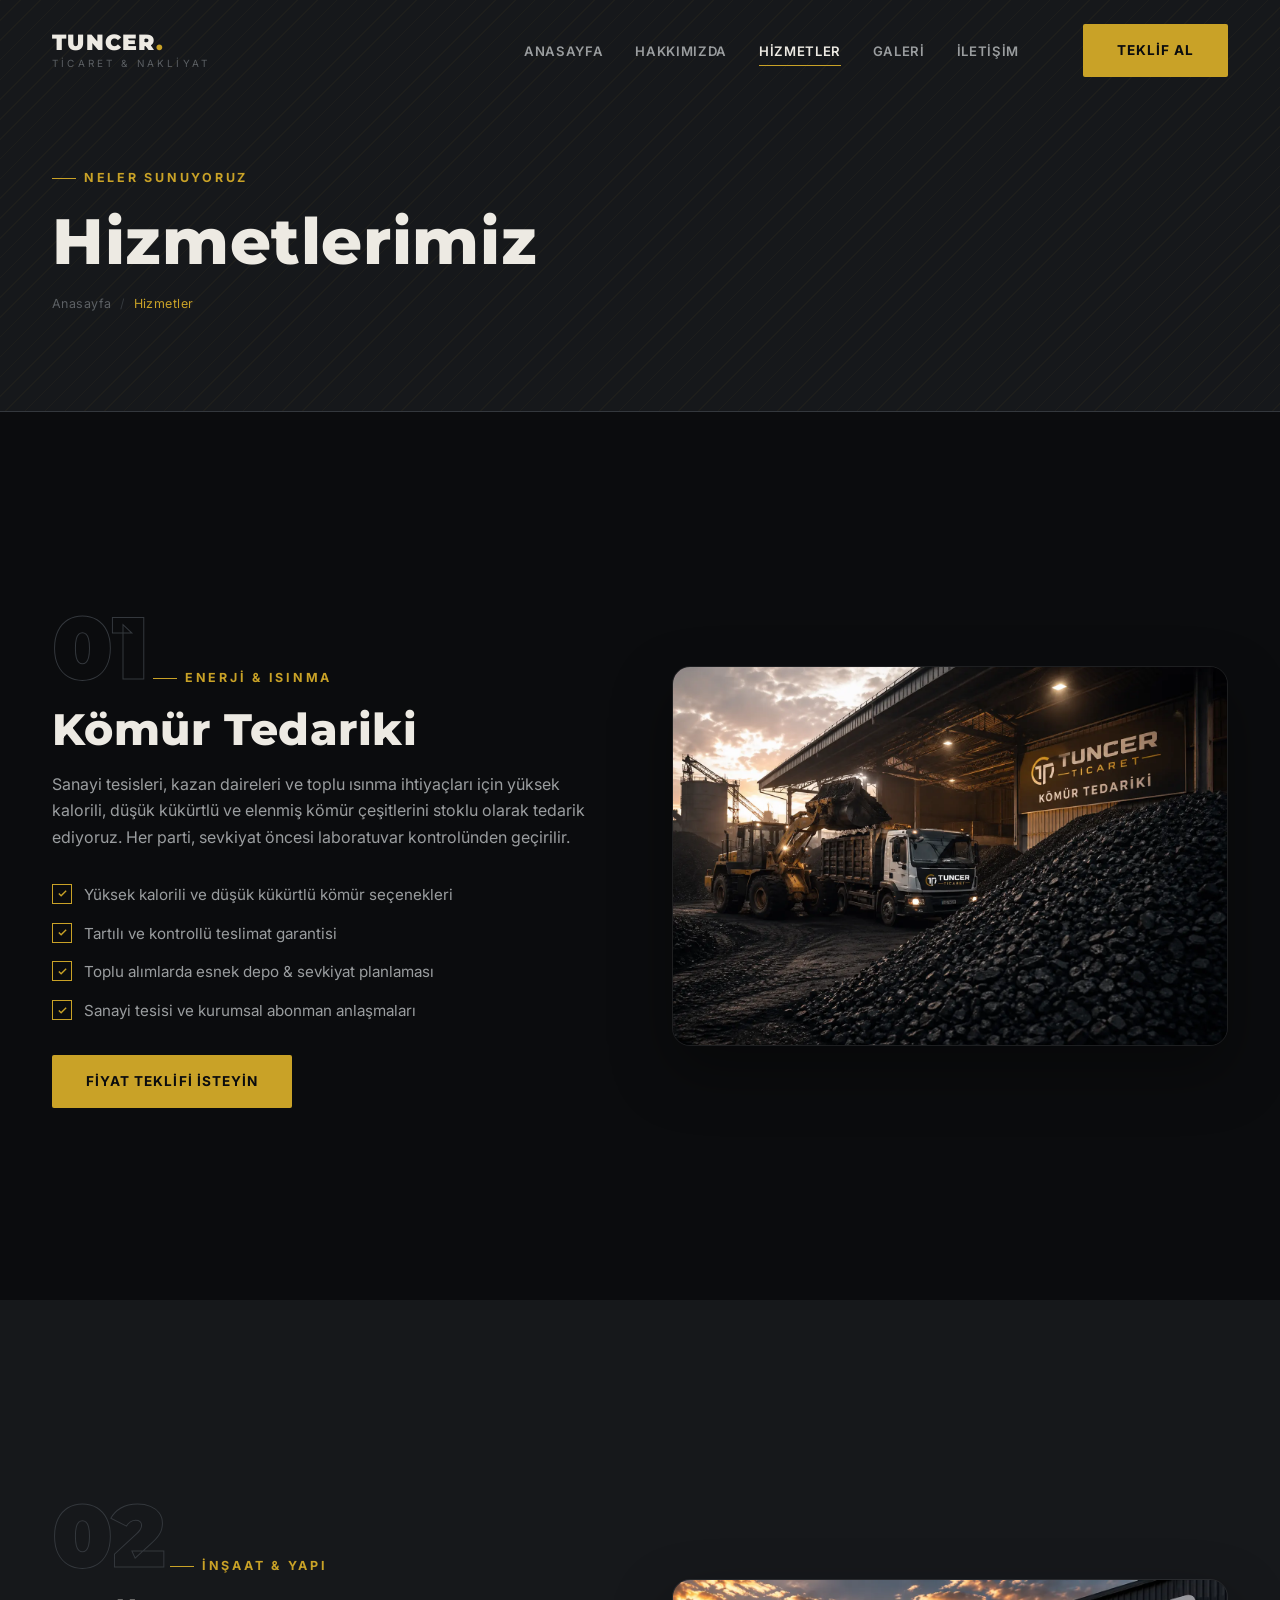
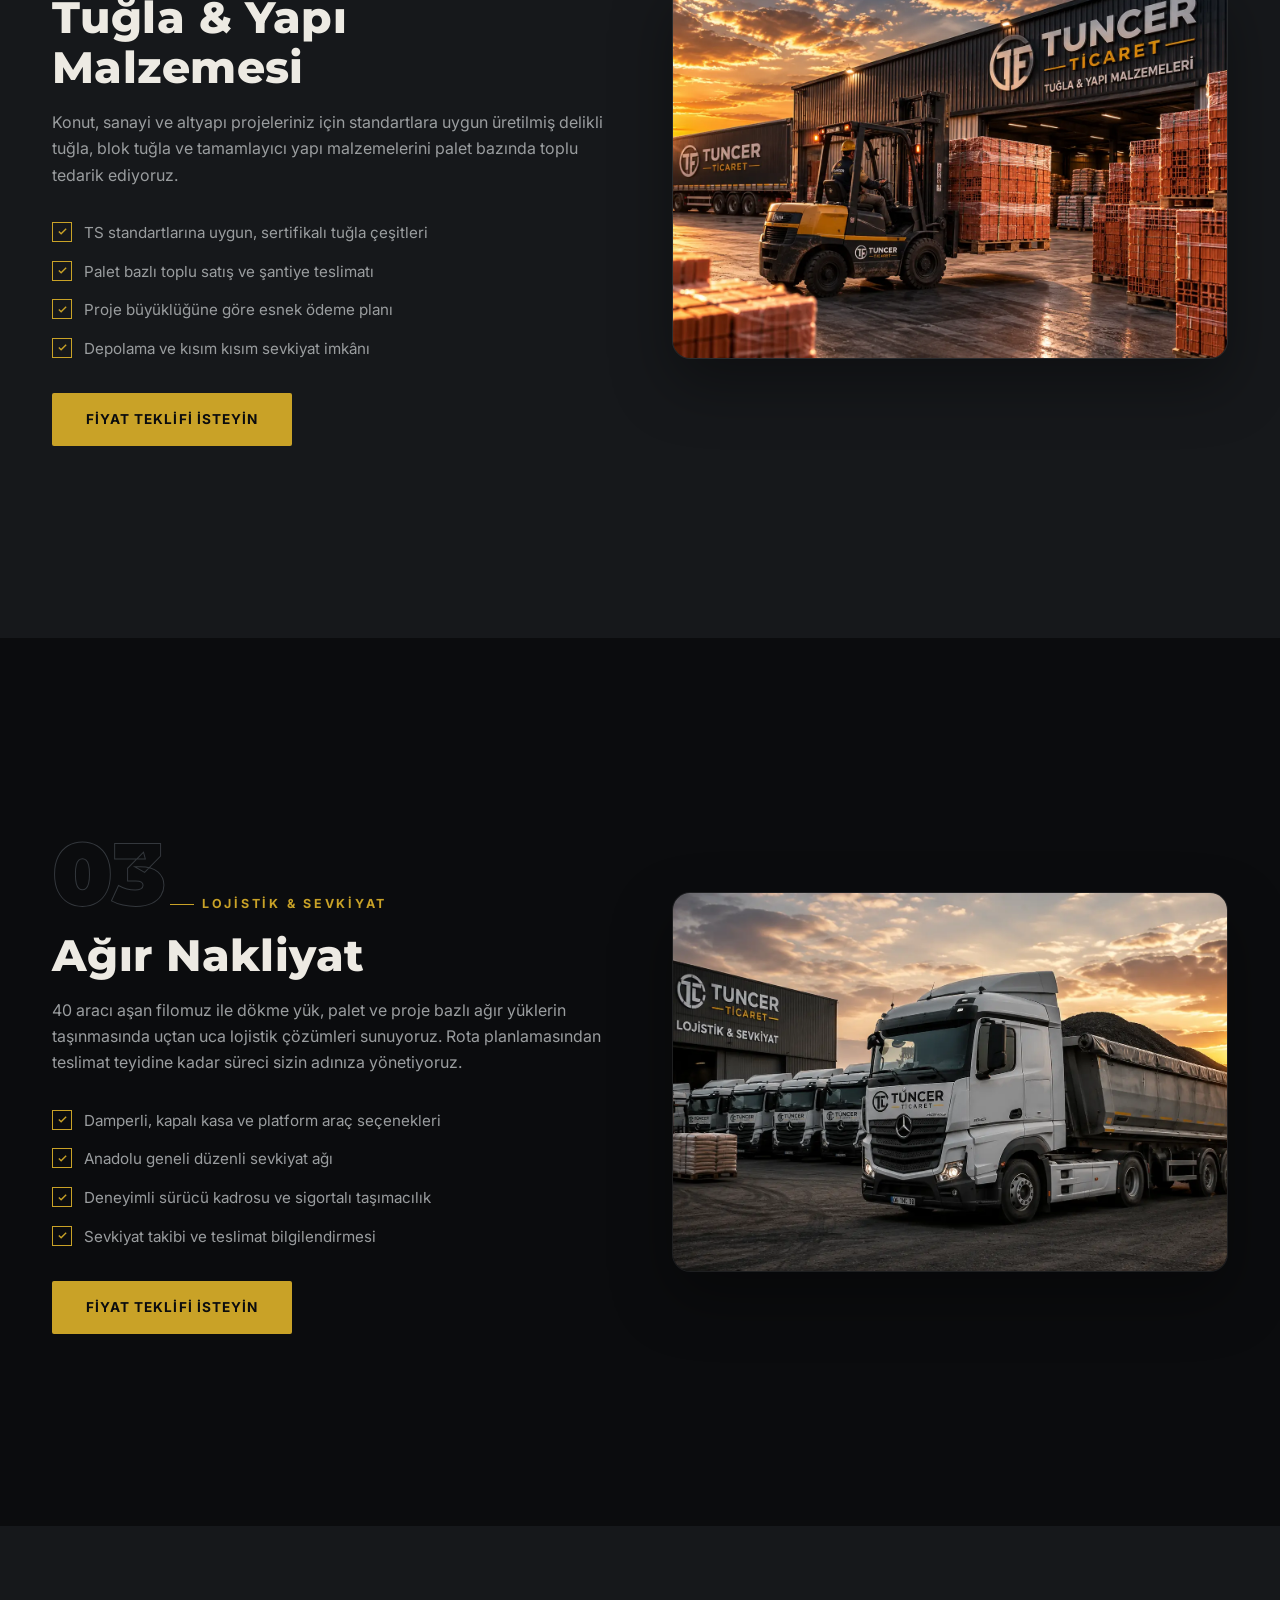
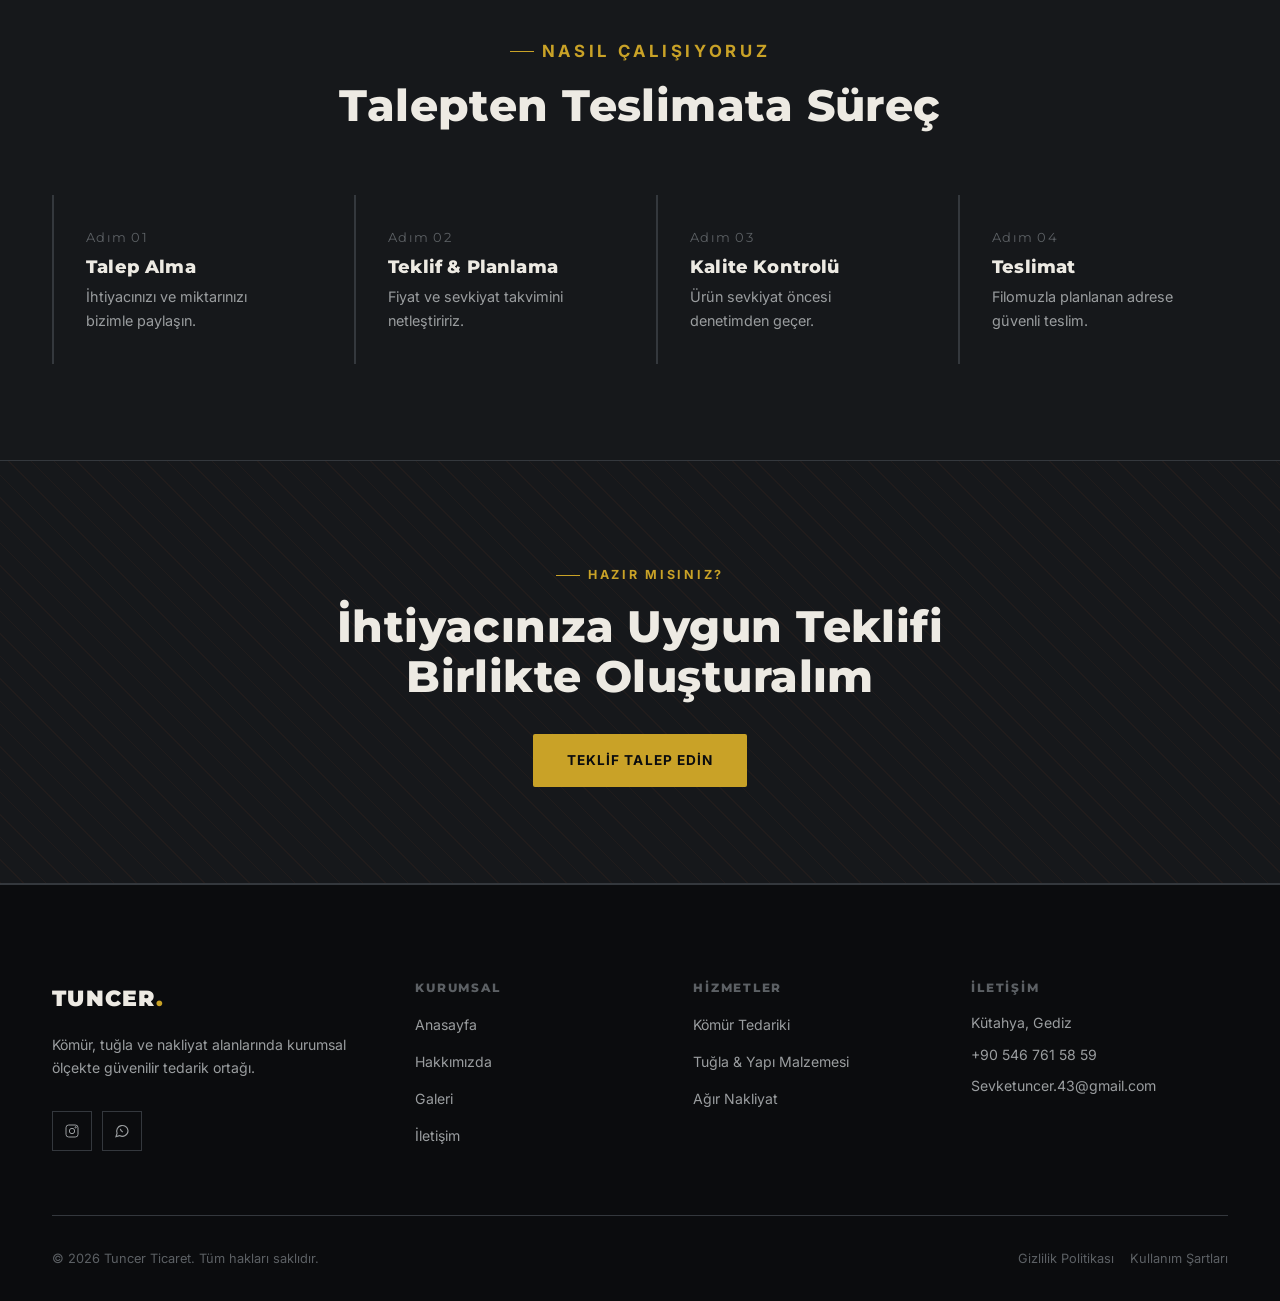
<file: hizmetler.html>
<!DOCTYPE html>
<html lang="tr">
<head>
  <meta charset="UTF-8">
  <meta name="viewport" content="width=device-width, initial-scale=1.0">
  <title>Hizmetlerimiz | Tuncer Ticaret</title>
  <meta name="description" content="Kömür tedariki, tuğla &amp; yapı malzemesi ve ağır nakliyat hizmetlerimiz hakkında detaylı bilgi alın.">

  <link rel="preconnect" href="https://fonts.googleapis.com">
  <link rel="preconnect" href="https://fonts.gstatic.com" crossorigin>
  <link rel="stylesheet" href="css/style.css">
</head>
<body>

  <!-- ==========================================================================
       ÜST BİLGİ / NAVİGASYON
       ========================================================================== -->
  <header class="site-header">
    <div class="container header-inner">
      <a href="index.html" class="logo">
        <span class="logo-mark">TUNCER<span>.</span></span>
        <span class="logo-sub">Ticaret &amp; Nakliyat</span>
      </a>

      <div class="nav-scrim"></div>

      <nav class="main-nav">
        <ul class="nav-links">
          <li><a href="index.html">Anasayfa</a></li>
          <li><a href="hakkimizda.html">Hakkımızda</a></li>
          <li><a href="hizmetler.html">Hizmetler</a></li>
          <li><a href="galeri.html">Galeri</a></li>
          <li><a href="iletisim.html">İletişim</a></li>
        </ul>
        <a href="iletisim.html" class="btn btn-primary">Teklif Al</a>
      </nav>

      <button class="nav-toggle" aria-label="Menüyü aç/kapat" aria-expanded="false">
        <span></span><span></span><span></span>
      </button>
    </div>
  </header>

  <main>
    <!-- ==========================================================================
         SAYFA ÜST BAŞLIĞI
         ========================================================================== -->
    <section class="page-header">
      <div class="container">
        <p class="eyebrow">Neler Sunuyoruz</p>
        <h1>Hizmetlerimiz</h1>
        <div class="breadcrumb">
          <a href="index.html">Anasayfa</a>
          <span class="sep">/</span>
          <span class="current">Hizmetler</span>
        </div>
      </div>
    </section>

    <!-- ==========================================================================
         KÖMÜR TEDARİKİ
         ========================================================================== -->
<section class="section" id="komur">
  <div class="container">
    <div class="service-detail">

      <div class="reveal">
        <span class="detail-tagnum">01</span>
        <p class="eyebrow">Enerji &amp; Isınma</p>
        <h2>Kömür Tedariki</h2>

        <p style="margin-top:1rem;">
          Sanayi tesisleri, kazan daireleri ve toplu ısınma ihtiyaçları için yüksek
          kalorili, düşük kükürtlü ve elenmiş kömür çeşitlerini stoklu olarak tedarik ediyoruz.
          Her parti, sevkiyat öncesi laboratuvar kontrolünden geçirilir.
        </p>

        <ul class="detail-features">
          <li>
            <span class="check">
              <svg viewBox="0 0 24 24" fill="none" stroke="currentColor" stroke-width="3">
                <path d="M20 6L9 17l-5-5"/>
              </svg>
            </span>
            Yüksek kalorili ve düşük kükürtlü kömür seçenekleri
          </li>

          <li>
            <span class="check">
              <svg viewBox="0 0 24 24" fill="none" stroke="currentColor" stroke-width="3">
                <path d="M20 6L9 17l-5-5"/>
              </svg>
            </span>
            Tartılı ve kontrollü teslimat garantisi
          </li>

          <li>
            <span class="check">
              <svg viewBox="0 0 24 24" fill="none" stroke="currentColor" stroke-width="3">
                <path d="M20 6L9 17l-5-5"/>
              </svg>
            </span>
            Toplu alımlarda esnek depo &amp; sevkiyat planlaması
          </li>

          <li>
            <span class="check">
              <svg viewBox="0 0 24 24" fill="none" stroke="currentColor" stroke-width="3">
                <path d="M20 6L9 17l-5-5"/>
              </svg>
            </span>
            Sanayi tesisi ve kurumsal abonman anlaşmaları
          </li>
        </ul>

        <a href="iletisim.html" class="btn btn-primary">
          Fiyat Teklifi İsteyin
        </a>
      </div>

      <div class="detail-visual reveal">

        <div class="service-image">
          <img src="image/komur.webp" alt="Kömür Tedariki">
        </div>

      </div>

    </div>
  </div>
</section>

    <!-- ==========================================================================
         TUĞLA & YAPI MALZEMESİ
         ========================================================================== -->
<section class="section section-alt" id="tugla">
  <div class="container">
    <div class="service-detail reverse">

      <div class="detail-visual reveal">

        <div class="service-image">
          <img src="image/tugla.webp" alt="Tuğla ve Yapı Malzemesi">
        </div>

      </div>

      <div class="reveal">
        <span class="detail-tagnum">02</span>
        <p class="eyebrow">İnşaat &amp; Yapı</p>
        <h2>Tuğla &amp; Yapı Malzemesi</h2>

        <p style="margin-top:1rem;">
          Konut, sanayi ve altyapı projeleriniz için standartlara uygun üretilmiş
          delikli tuğla, blok tuğla ve tamamlayıcı yapı malzemelerini palet bazında
          toplu tedarik ediyoruz.
        </p>

        <ul class="detail-features">
          <li>
            <span class="check">
              <svg viewBox="0 0 24 24" fill="none" stroke="currentColor" stroke-width="3">
                <path d="M20 6L9 17l-5-5"/>
              </svg>
            </span>
            TS standartlarına uygun, sertifikalı tuğla çeşitleri
          </li>

          <li>
            <span class="check">
              <svg viewBox="0 0 24 24" fill="none" stroke="currentColor" stroke-width="3">
                <path d="M20 6L9 17l-5-5"/>
              </svg>
            </span>
            Palet bazlı toplu satış ve şantiye teslimatı
          </li>

          <li>
            <span class="check">
              <svg viewBox="0 0 24 24" fill="none" stroke="currentColor" stroke-width="3">
                <path d="M20 6L9 17l-5-5"/>
              </svg>
            </span>
            Proje büyüklüğüne göre esnek ödeme planı
          </li>

          <li>
            <span class="check">
              <svg viewBox="0 0 24 24" fill="none" stroke="currentColor" stroke-width="3">
                <path d="M20 6L9 17l-5-5"/>
              </svg>
            </span>
            Depolama ve kısım kısım sevkiyat imkânı
          </li>
        </ul>

        <a href="iletisim.html" class="btn btn-primary">
          Fiyat Teklifi İsteyin
        </a>
      </div>

    </div>
  </div>
</section>

    <!-- ==========================================================================
         AĞIR NAKLİYAT
         ========================================================================== -->
<section class="section" id="nakliyat">
  <div class="container">
    <div class="service-detail">

      <div class="reveal">
        <span class="detail-tagnum">03</span>
        <p class="eyebrow">Lojistik &amp; Sevkiyat</p>
        <h2>Ağır Nakliyat</h2>

        <p style="margin-top:1rem;">
          40 aracı aşan filomuz ile dökme yük, palet ve proje bazlı ağır yüklerin
          taşınmasında uçtan uca lojistik çözümleri sunuyoruz. Rota planlamasından
          teslimat teyidine kadar süreci sizin adınıza yönetiyoruz.
        </p>

        <ul class="detail-features">
          <li>
            <span class="check">
              <svg viewBox="0 0 24 24" fill="none" stroke="currentColor" stroke-width="3">
                <path d="M20 6L9 17l-5-5"/>
              </svg>
            </span>
            Damperli, kapalı kasa ve platform araç seçenekleri
          </li>

          <li>
            <span class="check">
              <svg viewBox="0 0 24 24" fill="none" stroke="currentColor" stroke-width="3">
                <path d="M20 6L9 17l-5-5"/>
              </svg>
            </span>
            Anadolu geneli düzenli sevkiyat ağı
          </li>

          <li>
            <span class="check">
              <svg viewBox="0 0 24 24" fill="none" stroke="currentColor" stroke-width="3">
                <path d="M20 6L9 17l-5-5"/>
              </svg>
            </span>
            Deneyimli sürücü kadrosu ve sigortalı taşımacılık
          </li>

          <li>
            <span class="check">
              <svg viewBox="0 0 24 24" fill="none" stroke="currentColor" stroke-width="3">
                <path d="M20 6L9 17l-5-5"/>
              </svg>
            </span>
            Sevkiyat takibi ve teslimat bilgilendirmesi
          </li>
        </ul>

        <a href="iletisim.html" class="btn btn-primary">
          Fiyat Teklifi İsteyin
        </a>
      </div>

      <div class="detail-visual reveal">

        <div class="service-image">
          <img src="image/sevkiyat.webp" alt="Ağır Nakliyat">
        </div>

      </div>

    </div>
  </div>
</section>

    <!-- ==========================================================================
         SÜREÇ ADIMLARI (GERÇEK SIRALI SÜREÇ OLDUĞU İÇİN NUMARALANDIRMA UYGUN)
         ========================================================================== -->
    <section class="section section-alt">
      <div class="container">
        <div class="section-heading center reveal">
          <p class="eyebrow" style="justify-content:center">Nasıl Çalışıyoruz</p>
          <h2>Talepten Teslimata Süreç</h2>
        </div>

        <div class="grid grid-4">
          <div class="value-card reveal">
            <div class="value-num">Adım 01</div>
            <h4>Talep Alma</h4>
            <p style="font-size:0.9rem;margin-top:0.5rem;">İhtiyacınızı ve miktarınızı bizimle paylaşın.</p>
          </div>
          <div class="value-card reveal">
            <div class="value-num">Adım 02</div>
            <h4>Teklif &amp; Planlama</h4>
            <p style="font-size:0.9rem;margin-top:0.5rem;">Fiyat ve sevkiyat takvimini netleştiririz.</p>
          </div>
          <div class="value-card reveal">
            <div class="value-num">Adım 03</div>
            <h4>Kalite Kontrolü</h4>
            <p style="font-size:0.9rem;margin-top:0.5rem;">Ürün sevkiyat öncesi denetimden geçer.</p>
          </div>
          <div class="value-card reveal">
            <div class="value-num">Adım 04</div>
            <h4>Teslimat</h4>
            <p style="font-size:0.9rem;margin-top:0.5rem;">Filomuzla planlanan adrese güvenli teslim.</p>
          </div>
        </div>
      </div>
    </section>

    <!-- ==========================================================================
         CTA ŞERİDİ
         ========================================================================== -->
    <section class="cta-strip">
      <div class="container reveal">
        <p class="eyebrow" style="justify-content:center">Hazır mısınız?</p>
        <h2>İhtiyacınıza Uygun Teklifi Birlikte Oluşturalım</h2>
        <div class="cta-actions">
          <a href="iletisim.html" class="btn btn-primary">Teklif Talep Edin</a>
        </div>
      </div>
    </section>
  </main>

  <!-- ==========================================================================
       ALT BİLGİ / FOOTER
       ========================================================================== -->
  <footer class="site-footer">
    <div class="container">
      <div class="footer-grid">
        <div class="footer-brand">
          <span class="logo-mark">TUNCER<span>.</span></span>
          <p>Kömür, tuğla ve nakliyat alanlarında kurumsal ölçekte güvenilir tedarik ortağı.</p>
<div class="social-row">

  <!-- Instagram -->
  <a href="https://www.instagram.com/sevkett.2/" target="_blank" aria-label="Instagram">
    <svg viewBox="0 0 24 24" fill="none" stroke="currentColor" stroke-width="1.5">
      <rect x="3" y="3" width="18" height="18" rx="4"/>
      <circle cx="12" cy="12" r="4"/>
      <circle cx="17.5" cy="6.5" r="1"/>
    </svg>
  </a>

  <!-- WhatsApp -->
  <a href="https://wa.me/905467615859" target="_blank" aria-label="WhatsApp">
    <svg viewBox="0 0 24 24" fill="none" stroke="currentColor" stroke-width="1.7">
      <path d="M21 11.5A8.5 8.5 0 0 1 8.4 18.9L3 20.5l1.6-5.2A8.5 8.5 0 1 1 21 11.5Z"/>
      <path d="M9.5 8.8c.3 2 1.8 3.8 3.7 4.6"/>
    </svg>
  </a>

</div>
        </div>

        <div class="footer-col">
          <h4>Kurumsal</h4>
          <ul>
            <li><a href="index.html">Anasayfa</a></li>
            <li><a href="hakkimizda.html">Hakkımızda</a></li>
            <li><a href="galeri.html">Galeri</a></li>
            <li><a href="iletisim.html">İletişim</a></li>
          </ul>
        </div>

        <div class="footer-col">
          <h4>Hizmetler</h4>
          <ul>
            <li><a href="hizmetler.html#komur">Kömür Tedariki</a></li>
            <li><a href="hizmetler.html#tugla">Tuğla &amp; Yapı Malzemesi</a></li>
            <li><a href="hizmetler.html#nakliyat">Ağır Nakliyat</a></li>
          </ul>
        </div>

        <div class="footer-col">
          <h4>İletişim</h4>
          <address>
            <span>Kütahya, Gediz</span>
            <a href="tel:+905467615859">+90 546 761 58 59</a>
            <a href="mailto:info@tuncerticaret.com.tr">Sevketuncer.43@gmail.com</a>
          </address>
        </div>
      </div>

      <div class="footer-bottom">
        <span>&copy; <span id="current-year">2026</span> Tuncer Ticaret. Tüm hakları saklıdır.</span>
        <div class="legal-links">
          <a href="#">Gizlilik Politikası</a>
          <a href="#">Kullanım Şartları</a>
        </div>
      </div>
    </div>
  </footer>
  <button class="back-to-top" aria-label="Sayfa başına dön">
    <svg viewBox="0 0 24 24" fill="none" stroke="currentColor" stroke-width="2"><path d="M12 19V5M5 12l7-7 7 7"/></svg>
  </button>

  <script src="js/main.js"></script>
</body>
</html>
</file>
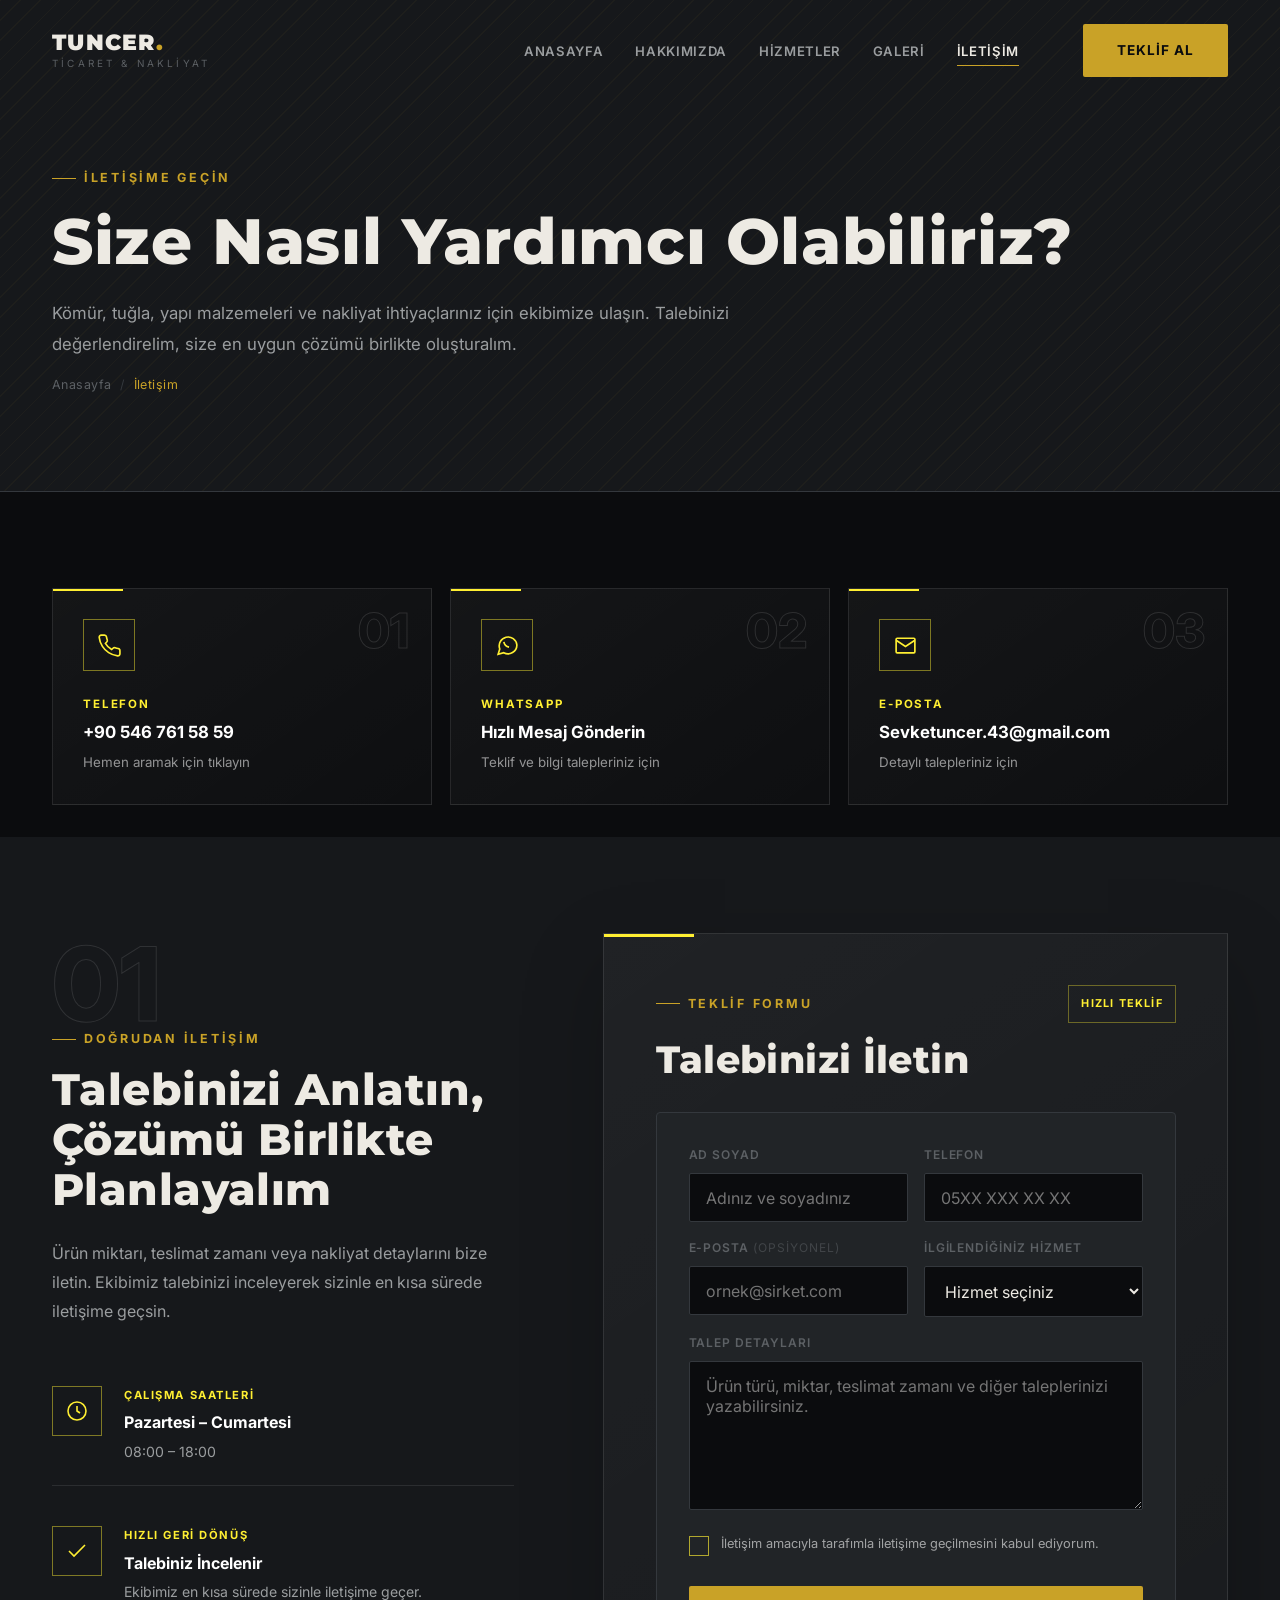
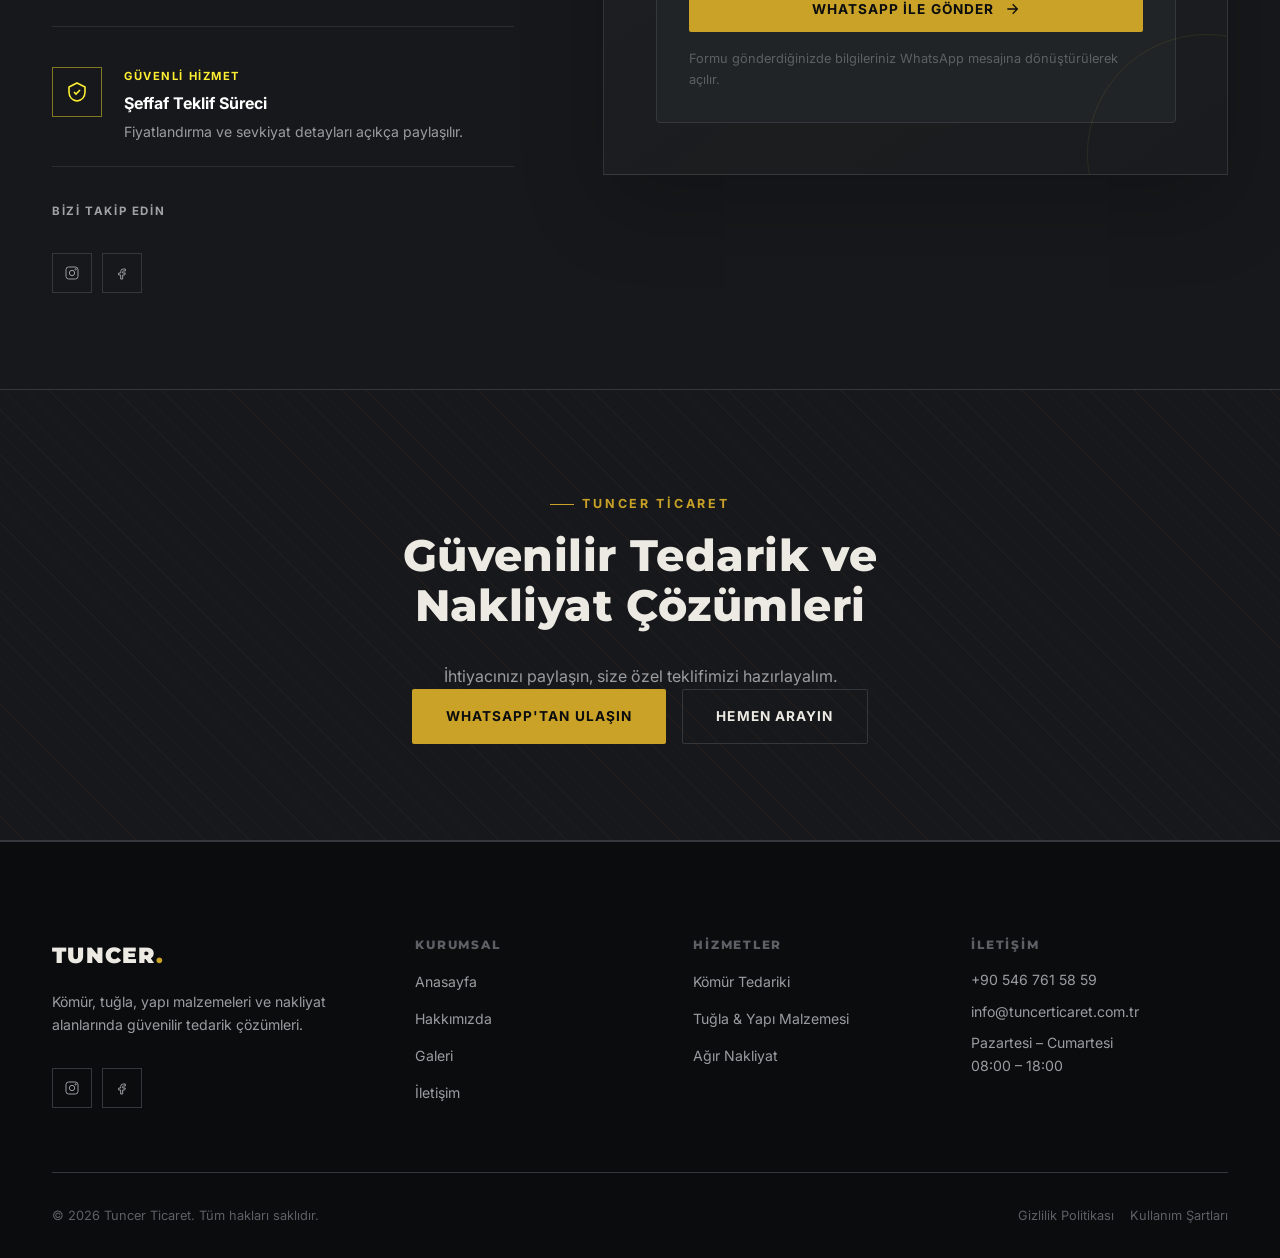
<file: iletisim.html>
<!DOCTYPE html>
<html lang="tr">
<head>
  <meta charset="UTF-8">
  <meta name="viewport" content="width=device-width, initial-scale=1.0">

  <title>İletişim | Tuncer Ticaret</title>

  <meta
    name="description"
    content="Tuncer Ticaret ile iletişime geçin. Kömür, tuğla, yapı malzemeleri ve nakliyat hizmetleri için hızlıca teklif alın."
  >

  <link rel="preconnect" href="https://fonts.googleapis.com">
  <link rel="preconnect" href="https://fonts.gstatic.com" crossorigin>

  <link rel="stylesheet" href="css/style.css">
</head>

<body>

  <!-- ==========================================================================
       ÜST BİLGİ / NAVİGASYON
       ========================================================================== -->

  <header class="site-header">
    <div class="container header-inner">

      <a href="index.html" class="logo">
        <span class="logo-mark">TUNCER<span>.</span></span>
        <span class="logo-sub">Ticaret &amp; Nakliyat</span>
      </a>

      <div class="nav-scrim"></div>

      <nav class="main-nav">
        <ul class="nav-links">
          <li><a href="index.html">Anasayfa</a></li>
          <li><a href="hakkimizda.html">Hakkımızda</a></li>
          <li><a href="hizmetler.html">Hizmetler</a></li>
          <li><a href="galeri.html">Galeri</a></li>
          <li><a href="iletisim.html">İletişim</a></li>
        </ul>

        <a href="iletisim.html" class="btn btn-primary">
          Teklif Al
        </a>
      </nav>

      <button
        class="nav-toggle"
        type="button"
        aria-label="Menüyü aç/kapat"
        aria-expanded="false"
      >
        <span></span>
        <span></span>
        <span></span>
      </button>

    </div>
  </header>


  <main>

    <!-- ==========================================================================
         SAYFA ÜST BAŞLIĞI
         ========================================================================== -->

    <section class="page-header">
      <div class="container">

        <p class="eyebrow">İletişime Geçin</p>

        <h1>Size Nasıl Yardımcı Olabiliriz?</h1>

        <p class="contact-page-intro">
          Kömür, tuğla, yapı malzemeleri ve nakliyat ihtiyaçlarınız için
          ekibimize ulaşın. Talebinizi değerlendirelim, size en uygun çözümü
          birlikte oluşturalım.
        </p>

        <div class="breadcrumb">
          <a href="index.html">Anasayfa</a>
          <span class="sep">/</span>
          <span class="current">İletişim</span>
        </div>

      </div>
    </section>


    <!-- ==========================================================================
         HIZLI İLETİŞİM KARTLARI
         ========================================================================== -->

    <section class="section contact-quick-section">
      <div class="container">

        <div class="contact-quick-grid">

          <!-- Telefon -->

          <a href="tel:+905467615859" class="contact-quick-card reveal">

            <span class="contact-quick-number">01</span>

            <div class="contact-quick-icon">
              <svg
                viewBox="0 0 24 24"
                fill="none"
                stroke="currentColor"
                stroke-width="1.6"
              >
                <path d="M22 16.92v3a2 2 0 01-2.18 2 19.8 19.8 0 01-8.63-3.07 19.5 19.5 0 01-6-6 19.8 19.8 0 01-3.07-8.67A2 2 0 014.11 2h3a2 2 0 012 1.72c.13.96.36 1.9.7 2.81a2 2 0 01-.45 2.11L8.09 9.91a16 16 0 006 6l1.27-1.27a2 2 0 012.11-.45c.9.34 1.85.57 2.81.7A2 2 0 0122 16.92z"/>
              </svg>
            </div>

            <div class="contact-quick-content">
              <span class="contact-quick-label">Telefon</span>
              <strong>+90 546 761 58 59</strong>
              <small>Hemen aramak için tıklayın</small>
            </div>

            <span class="contact-quick-arrow">
              <svg
                viewBox="0 0 24 24"
                fill="none"
                stroke="currentColor"
                stroke-width="2"
              >
                <path d="M5 12h14M13 5l7 7-7 7"/>
              </svg>
            </span>

          </a>


          <!-- WhatsApp -->

          <a
            href="https://wa.me/905467615859"
            class="contact-quick-card reveal"
            target="_blank"
            rel="noopener noreferrer"
          >

            <span class="contact-quick-number">02</span>

            <div class="contact-quick-icon">
              <svg
                viewBox="0 0 24 24"
                fill="none"
                stroke="currentColor"
                stroke-width="1.6"
              >
                <path d="M21 11.5a8.5 8.5 0 01-12.6 7.43L3 20.5l1.57-5.22A8.5 8.5 0 1121 11.5z"/>
                <path d="M8.5 8.5c.5 3 2 4.5 5 5"/>
              </svg>
            </div>

            <div class="contact-quick-content">
              <span class="contact-quick-label">WhatsApp</span>
              <strong>Hızlı Mesaj Gönderin</strong>
              <small>Teklif ve bilgi talepleriniz için</small>
            </div>

            <span class="contact-quick-arrow">
              <svg
                viewBox="0 0 24 24"
                fill="none"
                stroke="currentColor"
                stroke-width="2"
              >
                <path d="M5 12h14M13 5l7 7-7 7"/>
              </svg>
            </span>

          </a>


          <!-- E-posta -->

          <a
            href="mailto:info@tuncerticaret.com.tr"
            class="contact-quick-card reveal"
          >

            <span class="contact-quick-number">03</span>

            <div class="contact-quick-icon">
              <svg
                viewBox="0 0 24 24"
                fill="none"
                stroke="currentColor"
                stroke-width="1.6"
              >
                <rect x="3" y="5" width="18" height="14" rx="1"/>
                <path d="M3 7l9 6 9-6"/>
              </svg>
            </div>

            <div class="contact-quick-content">
              <span class="contact-quick-label">E-Posta</span>
              <strong>Sevketuncer.43@gmail.com</strong>
              <small>Detaylı talepleriniz için</small>
            </div>

            <span class="contact-quick-arrow">
              <svg
                viewBox="0 0 24 24"
                fill="none"
                stroke="currentColor"
                stroke-width="2"
              >
                <path d="M5 12h14M13 5l7 7-7 7"/>
              </svg>
            </span>

          </a>

        </div>

      </div>
    </section>


    <!-- ==========================================================================
         İLETİŞİM FORMU VE BİLGİ ALANI
         ========================================================================== -->

    <section class="section section-alt contact-main-section">
      <div class="container">

        <div class="contact-modern-layout">

          <!-- Sol Alan -->

          <div class="contact-modern-info reveal">

            <span class="contact-section-number">01</span>

            <p class="eyebrow">Doğrudan İletişim</p>

            <h2>
              Talebinizi Anlatın,<br>
              Çözümü Birlikte Planlayalım
            </h2>

            <p class="contact-modern-description">
              Ürün miktarı, teslimat zamanı veya nakliyat detaylarını bize
              iletin. Ekibimiz talebinizi inceleyerek sizinle en kısa sürede
              iletişime geçsin.
            </p>

            <div class="contact-info-list">

              <div class="contact-modern-row">

                <div class="contact-modern-row-icon">
                  <svg
                    viewBox="0 0 24 24"
                    fill="none"
                    stroke="currentColor"
                    stroke-width="1.6"
                  >
                    <circle cx="12" cy="12" r="9"/>
                    <path d="M12 7v5l3 2"/>
                  </svg>
                </div>

                <div>
                  <span>Çalışma Saatleri</span>
                  <strong>Pazartesi – Cumartesi</strong>
                  <p>08:00 – 18:00</p>
                </div>

              </div>


              <div class="contact-modern-row">

                <div class="contact-modern-row-icon">
                  <svg
                    viewBox="0 0 24 24"
                    fill="none"
                    stroke="currentColor"
                    stroke-width="1.6"
                  >
                    <path d="M4 12l5 5L20 6"/>
                  </svg>
                </div>

                <div>
                  <span>Hızlı Geri Dönüş</span>
                  <strong>Talebiniz İncelenir</strong>
                  <p>Ekibimiz en kısa sürede sizinle iletişime geçer.</p>
                </div>

              </div>


              <div class="contact-modern-row">

                <div class="contact-modern-row-icon">
                  <svg
                    viewBox="0 0 24 24"
                    fill="none"
                    stroke="currentColor"
                    stroke-width="1.6"
                  >
                    <path d="M12 3l8 4v5c0 5-3.5 8.3-8 9-4.5-.7-8-4-8-9V7l8-4z"/>
                    <path d="M9 12l2 2 4-4"/>
                  </svg>
                </div>

                <div>
                  <span>Güvenli Hizmet</span>
                  <strong>Şeffaf Teklif Süreci</strong>
                  <p>Fiyatlandırma ve sevkiyat detayları açıkça paylaşılır.</p>
                </div>

              </div>

            </div>


            <div class="contact-social-block">

              <span>Bizi Takip Edin</span>

              <div class="social-row">

                <a
                  href="#"
                  aria-label="Instagram"
                  target="_blank"
                  rel="noopener noreferrer"
                >
                  <svg
                    viewBox="0 0 24 24"
                    fill="none"
                    stroke="currentColor"
                    stroke-width="1.5"
                  >
                    <rect x="3" y="3" width="18" height="18" rx="4"/>
                    <circle cx="12" cy="12" r="4"/>
                    <circle cx="17.5" cy="6.5" r="1"/>
                  </svg>
                </a>

                <a
                  href="#"
                  aria-label="Facebook"
                  target="_blank"
                  rel="noopener noreferrer"
                >
                  <svg
                    viewBox="0 0 24 24"
                    fill="none"
                    stroke="currentColor"
                    stroke-width="1.5"
                  >
                    <path d="M14 9h3V6h-3a4 4 0 00-4 4v2H7v3h3v6h3v-6h3l1-3h-4v-2a1 1 0 011-1z"/>
                  </svg>
                </a>

              </div>

            </div>

          </div>


          <!-- Sağ Alan: Form -->

          <div class="contact-form-wrapper reveal">

            <div class="contact-form-head">

              <div>
                <p class="eyebrow">Teklif Formu</p>
                <h3>Talebinizi İletin</h3>
              </div>

              <span class="contact-form-badge">Hızlı Teklif</span>

            </div>


            <form class="contact-form" id="whatsappContactForm" novalidate>

              <div class="form-success">
                <svg
                  viewBox="0 0 24 24"
                  fill="none"
                  stroke="currentColor"
                  stroke-width="2"
                >
                  <circle cx="12" cy="12" r="9"/>
                  <path d="M8 12l3 3 5-6"/>
                </svg>

                <span>
                  Talebiniz hazırlanıyor. WhatsApp üzerinden gönderebilirsiniz.
                </span>
              </div>


              <div class="form-row">

                <div class="form-group">
                  <label for="name">Ad Soyad</label>

                  <input
                    type="text"
                    id="name"
                    name="name"
                    placeholder="Adınız ve soyadınız"
                    autocomplete="name"
                    required
                  >

                  <span class="error-msg">
                    Lütfen adınızı ve soyadınızı girin.
                  </span>
                </div>


                <div class="form-group">
                  <label for="phone">Telefon</label>

                  <input
                    type="tel"
                    id="phone"
                    name="phone"
                    placeholder="05XX XXX XX XX"
                    autocomplete="tel"
                    required
                  >

                  <span class="error-msg">
                    Lütfen geçerli bir telefon numarası girin.
                  </span>
                </div>

              </div>


              <div class="form-row">

                <div class="form-group">
                  <label for="email">
                    E-Posta
                    <span class="optional-text">(opsiyonel)</span>
                  </label>

                  <input
                    type="email"
                    id="email"
                    name="email"
                    placeholder="ornek@sirket.com"
                    autocomplete="email"
                  >

                  <span class="error-msg">
                    Lütfen geçerli bir e-posta adresi girin.
                  </span>
                </div>


                <div class="form-group">

                  <label for="subject">
                    İlgilendiğiniz Hizmet
                  </label>

                  <select id="subject" name="subject" required>

                    <option value="">Hizmet seçiniz</option>

                    <option value="Kömür Tedariki">
                      Kömür Tedariki
                    </option>

                    <option value="Tuğla ve Yapı Malzemesi">
                      Tuğla &amp; Yapı Malzemesi
                    </option>

                    <option value="Ağır Nakliyat">
                      Ağır Nakliyat
                    </option>

                    <option value="Diğer">
                      Diğer
                    </option>

                  </select>

                  <span class="error-msg">
                    Lütfen ilgilendiğiniz hizmeti seçin.
                  </span>

                </div>

              </div>


              <div class="form-group">

                <label for="message">Talep Detayları</label>

                <textarea
                  id="message"
                  name="message"
                  rows="6"
                  placeholder="Ürün türü, miktar, teslimat zamanı ve diğer taleplerinizi yazabilirsiniz."
                  required
                ></textarea>

                <span class="error-msg">
                  Lütfen en az 10 karakterlik bir mesaj girin.
                </span>

              </div>


              <label class="contact-consent">

                <input type="checkbox" id="consent" required>

                <span class="contact-consent-box"></span>

                <span>
                  İletişim amacıyla tarafımla iletişime geçilmesini kabul ediyorum.
                </span>

              </label>


              <button
                type="submit"
                class="btn btn-primary contact-submit-btn"
              >
                WhatsApp ile Gönder

                <svg
                  class="btn-arrow"
                  width="16"
                  height="16"
                  viewBox="0 0 24 24"
                  fill="none"
                  stroke="currentColor"
                  stroke-width="2"
                >
                  <path d="M5 12h14M13 5l7 7-7 7"/>
                </svg>
              </button>


              <p class="form-note">
                Formu gönderdiğinizde bilgileriniz WhatsApp mesajına
                dönüştürülerek açılır.
              </p>

            </form>

          </div>

        </div>

      </div>
    </section>


    <!-- ==========================================================================
         ALT CTA
         ========================================================================== -->

    <section class="cta-strip">
      <div class="container reveal">

        <p class="eyebrow" style="justify-content:center;">
          Tuncer Ticaret
        </p>

        <h2>
          Güvenilir Tedarik ve Nakliyat Çözümleri
        </h2>

        <p class="contact-cta-text">
          İhtiyacınızı paylaşın, size özel teklifimizi hazırlayalım.
        </p>

        <div class="cta-actions">

          <a
            href="https://wa.me/905467615859"
            class="btn btn-primary"
            target="_blank"
            rel="noopener noreferrer"
          >
            WhatsApp'tan Ulaşın
          </a>

          <a href="tel:+905467615859" class="btn btn-outline">
            Hemen Arayın
          </a>

        </div>

      </div>
    </section>

  </main>


  <!-- ==========================================================================
       ALT BİLGİ / FOOTER
       ========================================================================== -->

  <footer class="site-footer">
    <div class="container">

      <div class="footer-grid">

        <div class="footer-brand">

          <span class="logo-mark">
            TUNCER<span>.</span>
          </span>

          <p>
            Kömür, tuğla, yapı malzemeleri ve nakliyat alanlarında
            güvenilir tedarik çözümleri.
          </p>

          <div class="social-row">

            <a
              href="#"
              aria-label="Instagram"
              target="_blank"
              rel="noopener noreferrer"
            >
              <svg
                viewBox="0 0 24 24"
                fill="none"
                stroke="currentColor"
                stroke-width="1.5"
              >
                <rect x="3" y="3" width="18" height="18" rx="4"/>
                <circle cx="12" cy="12" r="4"/>
                <circle cx="17.5" cy="6.5" r="1"/>
              </svg>
            </a>

            <a
              href="#"
              aria-label="Facebook"
              target="_blank"
              rel="noopener noreferrer"
            >
              <svg
                viewBox="0 0 24 24"
                fill="none"
                stroke="currentColor"
                stroke-width="1.5"
              >
                <path d="M14 9h3V6h-3a4 4 0 00-4 4v2H7v3h3v6h3v-6h3l1-3h-4v-2a1 1 0 011-1z"/>
              </svg>
            </a>

          </div>

        </div>


        <div class="footer-col">

          <h4>Kurumsal</h4>

          <ul>
            <li><a href="index.html">Anasayfa</a></li>
            <li><a href="hakkimizda.html">Hakkımızda</a></li>
            <li><a href="galeri.html">Galeri</a></li>
            <li><a href="iletisim.html">İletişim</a></li>
          </ul>

        </div>


        <div class="footer-col">

          <h4>Hizmetler</h4>

          <ul>
            <li>
              <a href="hizmetler.html#komur">
                Kömür Tedariki
              </a>
            </li>

            <li>
              <a href="hizmetler.html#tugla">
                Tuğla &amp; Yapı Malzemesi
              </a>
            </li>

            <li>
              <a href="hizmetler.html#nakliyat">
                Ağır Nakliyat
              </a>
            </li>
          </ul>

        </div>


        <div class="footer-col">

          <h4>İletişim</h4>

          <address>

            <a href="tel:+905467615859">
              +90 546 761 58 59
            </a>

            <a href="mailto:info@tuncerticaret.com.tr">
              info@tuncerticaret.com.tr
            </a>

            <span>
              Pazartesi – Cumartesi<br>
              08:00 – 18:00
            </span>

          </address>

        </div>

      </div>


      <div class="footer-bottom">

        <span>
          &copy;
          <span id="current-year">2026</span>
          Tuncer Ticaret. Tüm hakları saklıdır.
        </span>

        <div class="legal-links">
          <a href="#">Gizlilik Politikası</a>
          <a href="#">Kullanım Şartları</a>
        </div>

      </div>

    </div>
  </footer>


  <button
    class="back-to-top"
    type="button"
    aria-label="Sayfa başına dön"
  >
    <svg
      viewBox="0 0 24 24"
      fill="none"
      stroke="currentColor"
      stroke-width="2"
    >
      <path d="M12 19V5M5 12l7-7 7 7"/>
    </svg>
  </button>


  <script src="js/main.js"></script>

  <script>
    document.addEventListener("DOMContentLoaded", function () {
      const form = document.getElementById("whatsappContactForm");

      if (!form) return;

      form.addEventListener("submit", function (event) {
        event.preventDefault();

        const name = document.getElementById("name").value.trim();
        const phone = document.getElementById("phone").value.trim();
        const email = document.getElementById("email").value.trim();
        const subject = document.getElementById("subject").value;
        const message = document.getElementById("message").value.trim();
        const consent = document.getElementById("consent").checked;

        if (
          name.length < 2 ||
          phone.length < 7 ||
          !subject ||
          message.length < 10 ||
          !consent
        ) {
          alert("Lütfen zorunlu alanları eksiksiz doldurun.");
          return;
        }

        const whatsappNumber = "905467615859";

        const whatsappMessage =
          "Merhaba Tuncer Ticaret,%0A%0A" +
          "*Yeni Teklif Talebi*%0A%0A" +
          "*Ad Soyad:* " + encodeURIComponent(name) + "%0A" +
          "*Telefon:* " + encodeURIComponent(phone) + "%0A" +
          "*E-Posta:* " + encodeURIComponent(email || "Belirtilmedi") + "%0A" +
          "*Hizmet:* " + encodeURIComponent(subject) + "%0A%0A" +
          "*Talep Detayları:*%0A" +
          encodeURIComponent(message);

        window.open(
          "https://wa.me/" + whatsappNumber + "?text=" + whatsappMessage,
          "_blank"
        );
      });
    });
  </script>

</body>
</html>
</file>
<file: css/style.css>
/* ==========================================================================
   TUNCER TİCARET — ANA STİL DOSYASI
   Endüstriyel Lüks Tema | Saf CSS3 (Framework yok)
   ========================================================================== */

/* --------------------------------------------------------------------------
   1. FONT İMPORT
   -------------------------------------------------------------------------- */
@import url('https://fonts.googleapis.com/css2?family=Montserrat:wght@600;700;800;900&family=Inter:wght@400;500;600;700&display=swap');

/* --------------------------------------------------------------------------
   2. KÖK DEĞİŞKENLER (DESIGN TOKENS)
   -------------------------------------------------------------------------- */
:root {
  /* Renk Paleti */
  --color-black: #0B0C0E;          /* Ana zemin — derin siyah */
  --color-anthracite: #16181B;     /* İkincil zemin — koyu antrasit */
  --color-anthracite-light: #212427; /* Kart / panel zemini */
  --color-border: #34383D;         /* Çizgi ve kenarlık rengi */
  --color-gold: #C9A227;           /* Ana vurgu — antika altın */
  --color-gold-light: #E4C453;     /* Altın hover / parlak ton */
  --color-ember: #D9622B;          /* İkincil vurgu — kor turuncu */
  --color-ember-light: #F0824B;
  --color-text: #EDEAE3;           /* Ana metin — sıcak beyaz */
  --color-text-muted: #9A9D9F;     /* İkincil metin — soluk gri */
  --color-text-faint: #5C6064;     /* Üçüncül metin / etiketler */

  /* Tipografi */
  --font-display: 'Montserrat', sans-serif;
  --font-body: 'Inter', sans-serif;

  /* Boşluk Ölçeği */
  --space-xs: 0.5rem;
  --space-sm: 1rem;
  --space-md: 2rem;
  --space-lg: 4rem;
  --space-xl: 6rem;
  --space-2xl: 9rem;

  /* Yerleşim */
  --container-width: 1240px;
  --radius-sm: 2px;
  --radius-md: 4px;

  /* Geçişler */
  --transition-fast: 0.2s ease;
  --transition-medium: 0.4s cubic-bezier(0.22, 1, 0.36, 1);

  /* Gölgeler */
  --shadow-panel: 0 20px 50px -20px rgba(0, 0, 0, 0.6);
  --shadow-gold-glow: 0 0 0 1px rgba(201, 162, 39, 0.35);
}

/* --------------------------------------------------------------------------
   3. TEMEL SIFIRLAMA (RESET)
   -------------------------------------------------------------------------- */
*,
*::before,
*::after {
  box-sizing: border-box;
  margin: 0;
  padding: 0;
}

html {
  scroll-behavior: smooth;
  scroll-padding-top: 90px;
}

@media (prefers-reduced-motion: reduce) {
  html {
    scroll-behavior: auto;
  }
  *,
  *::before,
  *::after {
    animation-duration: 0.01ms !important;
    animation-iteration-count: 1 !important;
    transition-duration: 0.01ms !important;
  }
}

body {
  background-color: var(--color-black);
  color: var(--color-text);
  font-family: var(--font-body);
  font-size: 16px;
  line-height: 1.65;
  -webkit-font-smoothing: antialiased;
  overflow-x: hidden;
}

img {
  max-width: 100%;
  display: block;
}

a {
  color: inherit;
  text-decoration: none;
}

ul {
  list-style: none;
}

button {
  font-family: inherit;
  cursor: pointer;
  border: none;
  background: none;
}

input,
textarea,
select {
  font-family: inherit;
  font-size: 1rem;
}

/* Klavye erişilebilirliği için görünür odak stili */
a:focus-visible,
button:focus-visible,
input:focus-visible,
textarea:focus-visible {
  outline: 2px solid var(--color-gold);
  outline-offset: 3px;
}

/* --------------------------------------------------------------------------
   4. TİPOGRAFİ
   -------------------------------------------------------------------------- */
h1, h2, h3, h4 {
  font-family: var(--font-display);
  font-weight: 800;
  line-height: 1.15;
  letter-spacing: 0.01em;
  color: var(--color-text);
}

h1 { font-size: clamp(2.6rem, 5vw, 4.6rem); }
h2 { font-size: clamp(2rem, 3.4vw, 3rem); }
h3 { font-size: clamp(1.25rem, 2vw, 1.6rem); }
h4 { font-size: 1.1rem; }

p {
  color: var(--color-text-muted);
}

.eyebrow {
  display: inline-flex;
  align-items: center;
  gap: var(--space-xs);
  font-family: var(--font-body);
  font-size: 0.78rem;
  font-weight: 700;
  letter-spacing: 0.22em;
  text-transform: uppercase;
  color: var(--color-gold);
  margin-bottom: var(--space-sm);
}

.eyebrow::before {
  content: '';
  width: 24px;
  height: 1px;
  background: var(--color-gold);
}

.section-heading {
  max-width: 640px;
  margin-bottom: var(--space-lg);
}

.section-heading p {
  margin-top: var(--space-sm);
  font-size: 1.05rem;
}

.section-heading.center {
  margin-left: auto;
  margin-right: auto;
  text-align: center;
}

/* --------------------------------------------------------------------------
   5. YERLEŞİM YARDIMCILARI (LAYOUT UTILITIES)
   -------------------------------------------------------------------------- */
.container {
  width: 100%;
  max-width: var(--container-width);
  margin: 0 auto;
  padding: 0 var(--space-md);
}

.section {
  padding: var(--space-xl) 0;
}

.section-alt {
  background-color: var(--color-anthracite);
}

.grid {
  display: grid;
  gap: var(--space-md);
}

.grid-2 { grid-template-columns: repeat(2, 1fr); }
.grid-3 { grid-template-columns: repeat(3, 1fr); }
.grid-4 { grid-template-columns: repeat(4, 1fr); }

@media (max-width: 900px) {
  .grid-2, .grid-3, .grid-4 { grid-template-columns: repeat(2, 1fr); }
}

@media (max-width: 600px) {
  .grid-2, .grid-3, .grid-4 { grid-template-columns: 1fr; }
}

/* --------------------------------------------------------------------------
   6. İMZA ÖĞESİ — ENDÜSTRİYEL AYIRICI (SIGNATURE DIVIDER)
   Altın çizgi + döndürülmüş "perçin" karo — tüm sayfalarda tekrar eden motif
   -------------------------------------------------------------------------- */
.divider-industrial {
  display: flex;
  align-items: center;
  justify-content: center;
  gap: var(--space-sm);
  width: 100%;
  margin: var(--space-lg) 0;
}

.divider-industrial::before,
.divider-industrial::after {
  content: '';
  flex: 1;
  height: 1px;
  background: linear-gradient(90deg, transparent, var(--color-border) 50%, transparent);
}

.divider-industrial .rivet {
  width: 10px;
  height: 10px;
  background: var(--color-gold);
  transform: rotate(45deg);
  flex-shrink: 0;
  box-shadow: 0 0 14px rgba(201, 162, 39, 0.5);
}

/* --------------------------------------------------------------------------
   7. BUTONLAR
   -------------------------------------------------------------------------- */
.btn {
  display: inline-flex;
  align-items: center;
  gap: 0.6rem;
  padding: 0.95rem 2.1rem;
  font-family: var(--font-body);
  font-size: 0.85rem;
  font-weight: 700;
  letter-spacing: 0.08em;
  text-transform: uppercase;
  border-radius: var(--radius-sm);
  transition: all var(--transition-fast);
  white-space: nowrap;
}

.btn-primary {
  background: var(--color-gold);
  color: var(--color-black);
}

.btn-primary:hover {
  background: var(--color-gold-light);
  transform: translateY(-2px);
}

.btn-outline {
  border: 1px solid var(--color-border);
  color: var(--color-text);
}

.btn-outline:hover {
  border-color: var(--color-gold);
  color: var(--color-gold);
}

.btn-arrow {
  transition: transform var(--transition-fast);
}

.btn:hover .btn-arrow {
  transform: translateX(4px);
}

/* --------------------------------------------------------------------------
   8. ÜST BİLGİ / NAVİGASYON (HEADER)
   -------------------------------------------------------------------------- */
.site-header {
  position: fixed;
  top: 0;
  left: 0;
  right: 0;
  z-index: 1000;
  padding: 1.5rem 0;
  background: transparent;
  border-bottom: 1px solid transparent;
  transition: background-color var(--transition-medium), border-color var(--transition-medium), padding var(--transition-medium);
}

.site-header.is-scrolled {
  background-color: rgba(11, 12, 14, 0.9);
  backdrop-filter: blur(10px);
  border-bottom-color: var(--color-border);
  padding: 1rem 0;
}

.header-inner {
  display: flex;
  align-items: center;
  justify-content: space-between;
}

.logo {
  display: flex;
  flex-direction: column;
  line-height: 1;
}

.logo-mark {
  font-family: var(--font-display);
  font-weight: 900;
  font-size: 1.35rem;
  letter-spacing: 0.06em;
  color: var(--color-text);
}

.logo-mark span {
  color: var(--color-gold);
}

.logo-sub {
  margin-top: 0.3rem;
  font-size: 0.62rem;
  letter-spacing: 0.32em;
  text-transform: uppercase;
  color: var(--color-text-faint);
}

.main-nav {
  display: flex;
  align-items: center;
  gap: var(--space-lg);
}

.nav-links {
  display: flex;
  gap: var(--space-md);
}

.nav-links a {
  position: relative;
  font-size: 0.82rem;
  font-weight: 600;
  letter-spacing: 0.05em;
  text-transform: uppercase;
  color: var(--color-text-muted);
  padding: 0.4rem 0;
  transition: color var(--transition-fast);
}

.nav-links a::after {
  content: '';
  position: absolute;
  bottom: 0;
  left: 0;
  width: 0;
  height: 1px;
  background: var(--color-gold);
  transition: width var(--transition-fast);
}

.nav-links a:hover,
.nav-links a.is-active {
  color: var(--color-text);
}

.nav-links a:hover::after,
.nav-links a.is-active::after {
  width: 100%;
}

/* Hamburger Menü Butonu (Mobil) */
.nav-toggle {
  display: none;
  flex-direction: column;
  justify-content: center;
  gap: 5px;
  width: 32px;
  height: 32px;
  z-index: 1100;
}

.nav-toggle span {
  display: block;
  width: 100%;
  height: 2px;
  background: var(--color-text);
  transition: transform var(--transition-fast), opacity var(--transition-fast), background var(--transition-fast);
}

.nav-toggle.is-active span:nth-child(1) {
  transform: translateY(7px) rotate(45deg);
  background: var(--color-gold);
}

.nav-toggle.is-active span:nth-child(2) {
  opacity: 0;
}

.nav-toggle.is-active span:nth-child(3) {
  transform: translateY(-7px) rotate(-45deg);
  background: var(--color-gold);
}

@media (max-width: 860px) {
  .nav-toggle {
    display: flex;
  }

  .main-nav {
    position: fixed;
    top: 0;
    right: 0;
    height: 100vh;
    width: min(340px, 82vw);
    background: var(--color-anthracite);
    border-left: 1px solid var(--color-border);
    flex-direction: column;
    align-items: flex-start;
    justify-content: center;
    padding: var(--space-lg);
    transform: translateX(100%);
    transition: transform var(--transition-medium);
  }

  .main-nav.is-open {
    transform: translateX(0);
  }

  .nav-links {
    flex-direction: column;
    gap: var(--space-md);
    width: 100%;
  }

  .nav-links a {
    font-size: 1.1rem;
  }

  .main-nav .btn {
    margin-top: var(--space-md);
  }
}

/* Menü açıkken arkaplanı karartan katman */
.nav-scrim {
  display: none;
  position: fixed;
  inset: 0;
  background: rgba(0, 0, 0, 0.6);
  z-index: 1050;
}

.nav-scrim.is-visible {
  display: block;
}

/* --------------------------------------------------------------------------
   9. HERO BÖLÜMÜ
   -------------------------------------------------------------------------- */
.hero {
  position: relative;
  min-height: 100vh;
  display: flex;
  align-items: center;
  padding-top: 6rem;
  background-color: var(--color-black);
  overflow: hidden;
}

/* Endüstriyel ızgara dokusu — CSS ile üretilmiş, fotoğraf değil */
.hero::before {
  content: '';
  position: absolute;
  inset: 0;
  background-image:
    linear-gradient(rgba(201, 162, 39, 0.06) 1px, transparent 1px),
    linear-gradient(90deg, rgba(201, 162, 39, 0.06) 1px, transparent 1px);
  background-size: 64px 64px;
  mask-image: radial-gradient(ellipse 70% 60% at 70% 40%, black 10%, transparent 75%);
  -webkit-mask-image: radial-gradient(ellipse 70% 60% at 70% 40%, black 10%, transparent 75%);
}

.hero::after {
  content: '';
  position: absolute;
  top: -20%;
  right: -10%;
  width: 640px;
  height: 640px;
  background: radial-gradient(circle, rgba(217, 98, 43, 0.16), transparent 70%);
  filter: blur(10px);
  pointer-events: none;
}

.hero-inner {
  position: relative;
  z-index: 2;
  display: grid;
  grid-template-columns: 1.3fr 1fr;
  gap: var(--space-lg);
  align-items: center;
}

.hero-content h1 {
  margin-bottom: var(--space-sm);
}

.hero-content h1 em {
  font-style: normal;
  color: var(--color-gold);
}

.hero-content p {
  max-width: 520px;
  font-size: 1.08rem;
  margin-bottom: var(--space-md);
}

.hero-actions {
  display: flex;
  gap: var(--space-sm);
  flex-wrap: wrap;
  margin-bottom: var(--space-lg);
}

.hero-stats {
  display: flex;
  gap: var(--space-lg);
}

.hero-stat .num {
  display: block;
  font-family: var(--font-display);
  font-size: 2.1rem;
  font-weight: 900;
  color: var(--color-text);
}

.hero-stat .num span {
  color: var(--color-gold);
}

.hero-stat .label {
  font-size: 0.72rem;
  letter-spacing: 0.12em;
  text-transform: uppercase;
  color: var(--color-text-faint);
}

/* Hero yan paneli — döner/dinamik görsel yer tutucu bileşimi */
.hero-visual {
  position: relative;
  height: 520px;
}

.hero-visual .panel {
  position: absolute;
  border: 1px solid var(--color-border);
  background: var(--color-anthracite-light);
  border-radius: var(--radius-md);
  overflow: hidden;
}

.hero-visual .panel-main {
  top: 0;
  right: 0;
  width: 78%;
  height: 82%;
}

.hero-visual .panel-accent {
  bottom: 0;
  left: 0;
  width: 55%;
  height: 46%;
  background: var(--color-gold);
  display: flex;
  flex-direction: column;
  justify-content: flex-end;
  padding: var(--space-sm);
  color: var(--color-black);
}

.hero-visual .panel-accent .accent-label {
  font-family: var(--font-display);
  font-weight: 900;
  font-size: 1rem;
  letter-spacing: 0.02em;
}

.hero-visual .panel-accent .accent-sub {
  font-size: 0.75rem;
  letter-spacing: 0.08em;
  text-transform: uppercase;
  opacity: 0.75;
}

.scroll-cue {
  position: absolute;
  bottom: var(--space-lg);
  left: 50%;
  transform: translateX(-50%);
  display: flex;
  flex-direction: column;
  align-items: center;
  gap: 0.6rem;
  font-size: 0.68rem;
  letter-spacing: 0.2em;
  text-transform: uppercase;
  color: var(--color-text-faint);
  z-index: 2;
}

.scroll-cue .line {
  width: 1px;
  height: 34px;
  background: var(--color-text-faint);
  position: relative;
  overflow: hidden;
}

.scroll-cue .line::after {
  content: '';
  position: absolute;
  top: -100%;
  left: 0;
  width: 100%;
  height: 100%;
  background: var(--color-gold);
  animation: scrollDrip 2s ease-in-out infinite;
}

@keyframes scrollDrip {
  0% { top: -100%; }
  60% { top: 100%; }
  100% { top: 100%; }
}

@media (max-width: 900px) {
  .hero-inner {
    grid-template-columns: 1fr;
  }
  .hero-visual {
    height: 340px;
    order: -1;
  }
}

/* --------------------------------------------------------------------------
   10. SAYFA ÜST BAŞLIĞI (İÇ SAYFALAR İÇİN)
   -------------------------------------------------------------------------- */
.page-header {
  position: relative;
  padding: 10rem 0 var(--space-xl);
  background: var(--color-anthracite);
  border-bottom: 1px solid var(--color-border);
  overflow: hidden;
}

.page-header::before {
  content: '';
  position: absolute;
  inset: 0;
  background-image: repeating-linear-gradient(
    135deg,
    rgba(201, 162, 39, 0.045) 0px,
    rgba(201, 162, 39, 0.045) 1px,
    transparent 1px,
    transparent 14px
  );
}

.page-header .container {
  position: relative;
  z-index: 2;
}

.breadcrumb {
  display: flex;
  gap: 0.5rem;
  font-size: 0.78rem;
  color: var(--color-text-faint);
  margin-top: var(--space-sm);
  letter-spacing: 0.04em;
}

.breadcrumb .sep { color: var(--color-border); }
.breadcrumb .current { color: var(--color-gold); }

/* --------------------------------------------------------------------------
   11. HİZMET KARTLARI
   -------------------------------------------------------------------------- */
.service-card {
  position: relative;
  background: var(--color-anthracite-light);
  border: 1px solid var(--color-border);
  border-radius: var(--radius-md);
  padding: var(--space-md);
  transition: transform var(--transition-medium), border-color var(--transition-medium), box-shadow var(--transition-medium);
}

.service-card:hover {
  transform: translateY(-6px);
  border-color: var(--color-gold);
  box-shadow: var(--shadow-panel);
}

.service-card .icon-frame {
  width: 56px;
  height: 56px;
  display: flex;
  align-items: center;
  justify-content: center;
  border: 1px solid var(--color-border);
  border-radius: var(--radius-sm);
  margin-bottom: var(--space-sm);
  color: var(--color-gold);
  transition: border-color var(--transition-fast), background var(--transition-fast);
}

.service-card:hover .icon-frame {
  background: var(--color-gold);
  color: var(--color-black);
}

.service-card .icon-frame svg {
  width: 26px;
  height: 26px;
}

.service-card h3 {
  margin-bottom: 0.6rem;
}

.service-card p {
  font-size: 0.95rem;
  margin-bottom: var(--space-sm);
}

.service-card .card-link {
  display: inline-flex;
  align-items: center;
  gap: 0.4rem;
  font-size: 0.78rem;
  font-weight: 700;
  letter-spacing: 0.08em;
  text-transform: uppercase;
  color: var(--color-gold);
}

.service-card .card-index {
  position: absolute;
  top: var(--space-md);
  right: var(--space-md);
  font-family: var(--font-display);
  font-size: 0.75rem;
  color: var(--color-text-faint);
  letter-spacing: 0.05em;
}

/* --------------------------------------------------------------------------
   12. DETAYLI HİZMET BLOKLARI (hizmetler.html)
   -------------------------------------------------------------------------- */
.service-detail {
  display: grid;
  grid-template-columns: 1fr 1fr;
  gap: var(--space-lg);
  align-items: center;
  padding: var(--space-xl) 0;
  border-bottom: 1px solid var(--color-border);
}

.service-detail:last-of-type {
  border-bottom: none;
}

.service-detail.reverse .detail-visual {
  order: 2;
}

.detail-visual {
  position: relative;
  height: 380px;
}

.detail-features {
  display: grid;
  gap: 0.85rem;
  margin: var(--space-md) 0;
}

.detail-features li {
  display: flex;
  align-items: flex-start;
  gap: 0.75rem;
  font-size: 0.95rem;
  color: var(--color-text-muted);
}

.detail-features .check {
  flex-shrink: 0;
  width: 20px;
  height: 20px;
  margin-top: 2px;
  border: 1px solid var(--color-gold);
  color: var(--color-gold);
  display: flex;
  align-items: center;
  justify-content: center;
}

.detail-features svg {
  width: 11px;
  height: 11px;
}

.detail-tagnum {
  font-family: var(--font-display);
  font-size: 5.5rem;
  font-weight: 900;
  color: transparent;
  -webkit-text-stroke: 1px var(--color-border);
  line-height: 1;
  margin-bottom: var(--space-sm);
}

@media (max-width: 860px) {
  .service-detail,
  .service-detail.reverse .detail-visual {
    grid-template-columns: 1fr;
    order: 0;
  }
  .service-detail {
    grid-template-columns: 1fr;
  }
  .detail-visual {
    height: 260px;
  }
}

/* --------------------------------------------------------------------------
   13. GÖRSEL YER TUTUCU (PLACEHOLDER) BİLEŞENİ
   Gerçek fotoğraf yerine kullanılan, markaya uygun zarif kutu
   -------------------------------------------------------------------------- */
.placeholder-box {
  position: relative;
  width: 100%;
  height: 100%;
  background:
    linear-gradient(135deg, var(--color-anthracite-light) 25%, transparent 25%) -20px 0/40px 40px,
    linear-gradient(225deg, var(--color-anthracite-light) 25%, transparent 25%) -20px 0/40px 40px,
    var(--color-anthracite);
  border: 1px solid var(--color-border);
  display: flex;
  flex-direction: column;
  align-items: center;
  justify-content: center;
  gap: var(--space-xs);
  color: var(--color-text-faint);
  overflow: hidden;
}

.placeholder-box::before {
  content: '';
  position: absolute;
  top: 0;
  left: 0;
  width: 46px;
  height: 46px;
  border-top: 2px solid var(--color-gold);
  border-left: 2px solid var(--color-gold);
  opacity: 0.7;
}

.placeholder-box::after {
  content: '';
  position: absolute;
  bottom: 0;
  right: 0;
  width: 46px;
  height: 46px;
  border-bottom: 2px solid var(--color-gold);
  border-right: 2px solid var(--color-gold);
  opacity: 0.7;
}

.placeholder-box svg {
  width: 34px;
  height: 34px;
  color: var(--color-gold);
  opacity: 0.85;
}

.placeholder-box .placeholder-label {
  font-family: var(--font-display);
  font-size: 0.68rem;
  font-weight: 700;
  letter-spacing: 0.16em;
  text-transform: uppercase;
  color: var(--color-text-faint);
  text-align: center;
  padding: 0 var(--space-sm);
}

/* --------------------------------------------------------------------------
   14. İSTATİSTİK / SAYAÇ ŞERİDİ
   -------------------------------------------------------------------------- */
.stat-strip {
  display: grid;
  grid-template-columns: repeat(4, 1fr);
  border-top: 1px solid var(--color-border);
  border-bottom: 1px solid var(--color-border);
}

.stat-item {
  padding: var(--space-lg) var(--space-sm);
  text-align: center;
  border-right: 1px solid var(--color-border);
}

.stat-item:last-child {
  border-right: none;
}

.stat-item .num {
  font-family: var(--font-display);
  font-size: 2.6rem;
  font-weight: 900;
  color: var(--color-gold);
  display: block;
}

.stat-item .label {
  font-size: 0.75rem;
  letter-spacing: 0.12em;
  text-transform: uppercase;
  color: var(--color-text-muted);
  margin-top: 0.4rem;
}

@media (max-width: 700px) {
  .stat-strip { grid-template-columns: repeat(2, 1fr); }
  .stat-item:nth-child(2) { border-right: none; }
  .stat-item { border-bottom: 1px solid var(--color-border); }
}

/* --------------------------------------------------------------------------
   15. ZAMAN ÇİZELGESİ (hakkimizda.html — gerçek kronolojik sıra)
   -------------------------------------------------------------------------- */
.timeline {
  position: relative;
  max-width: 780px;
  margin: 0 auto;
}

.timeline::before {
  content: '';
  position: absolute;
  top: 0;
  bottom: 0;
  left: 90px;
  width: 1px;
  background: var(--color-border);
}

.timeline-item {
  position: relative;
  display: grid;
  grid-template-columns: 90px 1fr;
  gap: var(--space-md);
  padding-bottom: var(--space-lg);
}

.timeline-item:last-child {
  padding-bottom: 0;
}

.timeline-year {
  font-family: var(--font-display);
  font-weight: 800;
  font-size: 1.05rem;
  color: var(--color-gold);
  text-align: right;
  padding-top: 0.15rem;
}

.timeline-item .rivet-marker {
  position: absolute;
  left: 90px;
  top: 6px;
  width: 11px;
  height: 11px;
  background: var(--color-black);
  border: 2px solid var(--color-gold);
  transform: translateX(-50%) rotate(45deg);
}

.timeline-body {
  padding-left: var(--space-md);
}

.timeline-body h4 {
  margin-bottom: 0.4rem;
}

.timeline-body p {
  font-size: 0.92rem;
}

@media (max-width: 600px) {
  .timeline::before { left: 40px; }
  .timeline-item { grid-template-columns: 40px 1fr; }
  .timeline-item .rivet-marker { left: 40px; }
  .timeline-year { font-size: 0.85rem; text-align: left; }
}

/* --------------------------------------------------------------------------
   16. VİZYON / MİSYON / DEĞERLER KARTLARI
   -------------------------------------------------------------------------- */
.value-card {
  padding: var(--space-md);
  border-left: 2px solid var(--color-border);
  transition: border-color var(--transition-fast);
}

.value-card:hover {
  border-left-color: var(--color-gold);
}

.value-card .value-num {
  font-family: var(--font-display);
  font-size: 0.8rem;
  color: var(--color-text-faint);
  letter-spacing: 0.1em;
  margin-bottom: var(--space-xs);
}

/* --------------------------------------------------------------------------
   17. GALERİ SAYFASI
   -------------------------------------------------------------------------- */
.gallery-filters {
  display: flex;
  flex-wrap: wrap;
  gap: 0.6rem;
  margin-bottom: var(--space-lg);
}

.filter-btn {
  padding: 0.6rem 1.3rem;
  font-size: 0.78rem;
  font-weight: 600;
  letter-spacing: 0.06em;
  text-transform: uppercase;
  color: var(--color-text-muted);
  border: 1px solid var(--color-border);
  border-radius: 999px;
  transition: all var(--transition-fast);
}

.filter-btn:hover {
  color: var(--color-text);
  border-color: var(--color-text-muted);
}

.filter-btn.is-active {
  background: var(--color-gold);
  border-color: var(--color-gold);
  color: var(--color-black);
}

.gallery-grid {
  display: grid;
  grid-template-columns: repeat(3, 1fr);
  gap: var(--space-sm);
}

.gallery-item {
  position: relative;
  aspect-ratio: 4 / 3;
  cursor: pointer;
}

.gallery-item.hidden {
  display: none;
}

.gallery-item .placeholder-box {
  transition: transform var(--transition-medium);
}

.gallery-item:hover .placeholder-box {
  transform: scale(1.03);
}

.gallery-item .gallery-overlay {
  position: absolute;
  inset: 0;
  display: flex;
  flex-direction: column;
  justify-content: flex-end;
  padding: var(--space-sm);
  background: linear-gradient(to top, rgba(11, 12, 14, 0.88), transparent 60%);
  opacity: 0;
  transition: opacity var(--transition-fast);
}

.gallery-item:hover .gallery-overlay {
  opacity: 1;
}

.gallery-overlay .cat {
  font-size: 0.68rem;
  letter-spacing: 0.14em;
  text-transform: uppercase;
  color: var(--color-gold);
  margin-bottom: 0.2rem;
}

.gallery-overlay .title {
  font-family: var(--font-display);
  font-weight: 700;
  font-size: 0.95rem;
  color: var(--color-text);
}

.gallery-item.span-2 {
  grid-column: span 2;
}

@media (max-width: 900px) {
  .gallery-grid { grid-template-columns: repeat(2, 1fr); }
  .gallery-item.span-2 { grid-column: span 1; }
}

@media (max-width: 560px) {
  .gallery-grid { grid-template-columns: 1fr; }
}

/* Lightbox */
.lightbox {
  position: fixed;
  inset: 0;
  z-index: 2000;
  display: none;
  align-items: center;
  justify-content: center;
  padding: var(--space-md);
  background: rgba(11, 12, 14, 0.94);
}

.lightbox.is-open {
  display: flex;
}

.lightbox-inner {
  position: relative;
  width: min(720px, 100%);
  aspect-ratio: 4 / 3;
}

.lightbox-close {
  position: absolute;
  top: -48px;
  right: 0;
  width: 36px;
  height: 36px;
  border: 1px solid var(--color-border);
  color: var(--color-text);
  display: flex;
  align-items: center;
  justify-content: center;
  transition: border-color var(--transition-fast), color var(--transition-fast);
}

.lightbox-close:hover {
  border-color: var(--color-gold);
  color: var(--color-gold);
}

/* --------------------------------------------------------------------------
   18. İLETİŞİM SAYFASI
   -------------------------------------------------------------------------- */
.contact-layout {
  display: grid;
  grid-template-columns: 0.85fr 1.15fr;
  gap: var(--space-lg);
}

.contact-info-card {
  background: var(--color-anthracite-light);
  border: 1px solid var(--color-border);
  border-radius: var(--radius-md);
  padding: var(--space-md);
}

.contact-info-row {
  display: flex;
  gap: var(--space-sm);
  padding: var(--space-sm) 0;
  border-bottom: 1px solid var(--color-border);
}

.contact-info-row:last-child {
  border-bottom: none;
}

.contact-info-row .icon-frame {
  width: 44px;
  height: 44px;
  flex-shrink: 0;
  display: flex;
  align-items: center;
  justify-content: center;
  border: 1px solid var(--color-border);
  color: var(--color-gold);
}

.contact-info-row .icon-frame svg {
  width: 20px;
  height: 20px;
}

.contact-info-row h4 {
  font-size: 0.95rem;
  margin-bottom: 0.2rem;
}

.contact-info-row p,
.contact-info-row a {
  font-size: 0.9rem;
}

.contact-info-row a:hover {
  color: var(--color-gold);
}

.social-row {
  display: flex;
  gap: 0.6rem;
  margin-top: var(--space-md);
}

.social-row a {
  width: 40px;
  height: 40px;
  display: flex;
  align-items: center;
  justify-content: center;
  border: 1px solid var(--color-border);
  transition: border-color var(--transition-fast), color var(--transition-fast);
  color: var(--color-text-muted);
}

.social-row a:hover {
  border-color: var(--color-gold);
  color: var(--color-gold);
}

.social-row svg {
  width: 16px;
  height: 16px;
}

/* Form */
.contact-form {
  background: var(--color-anthracite-light);
  border: 1px solid var(--color-border);
  border-radius: var(--radius-md);
  padding: var(--space-md);
}

.form-row {
  display: grid;
  grid-template-columns: 1fr 1fr;
  gap: var(--space-sm);
}

.form-group {
  margin-bottom: var(--space-sm);
  position: relative;
}

.form-group label {
  display: block;
  font-size: 0.75rem;
  font-weight: 600;
  letter-spacing: 0.08em;
  text-transform: uppercase;
  color: var(--color-text-faint);
  margin-bottom: 0.5rem;
}

.form-group input,
.form-group select,
.form-group textarea {
  width: 100%;
  padding: 0.85rem 1rem;
  background: var(--color-black);
  border: 1px solid var(--color-border);
  border-radius: var(--radius-sm);
  color: var(--color-text);
  transition: border-color var(--transition-fast);
}

.form-group input:focus,
.form-group select:focus,
.form-group textarea:focus {
  border-color: var(--color-gold);
  outline: none;
}

.form-group textarea {
  resize: vertical;
  min-height: 130px;
}

.form-group .error-msg {
  display: none;
  font-size: 0.78rem;
  color: var(--color-ember-light);
  margin-top: 0.4rem;
}

.form-group.has-error input,
.form-group.has-error textarea,
.form-group.has-error select {
  border-color: var(--color-ember);
}

.form-group.has-error .error-msg {
  display: block;
}

.form-note {
  font-size: 0.8rem;
  color: var(--color-text-faint);
  margin-top: var(--space-sm);
}

.form-success {
  display: none;
  align-items: center;
  gap: 0.7rem;
  padding: 1rem 1.2rem;
  background: rgba(201, 162, 39, 0.1);
  border: 1px solid var(--color-gold);
  border-radius: var(--radius-sm);
  color: var(--color-gold-light);
  font-size: 0.9rem;
  margin-bottom: var(--space-sm);
}

.form-success.is-visible {
  display: flex;
}

.form-success svg {
  width: 20px;
  height: 20px;
  flex-shrink: 0;
}

@media (max-width: 900px) {
  .contact-layout { grid-template-columns: 1fr; }
}

@media (max-width: 560px) {
  .form-row { grid-template-columns: 1fr; }
}

/* Harita yer tutucusu */
.map-placeholder {
  height: 320px;
  margin-top: var(--space-md);
  position: relative;
}

/* --------------------------------------------------------------------------
   19. CTA (EYLEM ÇAĞRISI) ŞERİDİ
   -------------------------------------------------------------------------- */
.cta-strip {
  position: relative;
  background: var(--color-anthracite);
  border-top: 1px solid var(--color-border);
  border-bottom: 1px solid var(--color-border);
  padding: var(--space-xl) 0;
  text-align: center;
  overflow: hidden;
}

.cta-strip::before {
  content: '';
  position: absolute;
  inset: 0;
  background-image: repeating-linear-gradient(
    45deg,
    rgba(217, 98, 43, 0.05) 0px,
    rgba(217, 98, 43, 0.05) 1px,
    transparent 1px,
    transparent 16px
  );
}

.cta-strip .container {
  position: relative;
  z-index: 2;
}

.cta-strip h2 {
  max-width: 620px;
  margin: 0 auto var(--space-md);
}

.cta-actions {
  display: flex;
  gap: var(--space-sm);
  justify-content: center;
  flex-wrap: wrap;
}

/* --------------------------------------------------------------------------
   20. ALT BİLGİ (FOOTER)
   -------------------------------------------------------------------------- */
.site-footer {
  background: var(--color-black);
  border-top: 1px solid var(--color-border);
  padding: var(--space-xl) 0 var(--space-md);
}

.footer-grid {
  display: grid;
  grid-template-columns: 1.4fr 1fr 1fr 1.2fr;
  gap: var(--space-lg);
  padding-bottom: var(--space-lg);
}

.footer-brand p {
  font-size: 0.88rem;
  margin: var(--space-sm) 0;
  max-width: 300px;
}

.footer-col h4 {
  font-size: 0.78rem;
  letter-spacing: 0.14em;
  text-transform: uppercase;
  color: var(--color-text-faint);
  margin-bottom: var(--space-sm);
}

.footer-col ul {
  display: grid;
  gap: 0.65rem;
}

.footer-col a {
  font-size: 0.88rem;
  color: var(--color-text-muted);
  transition: color var(--transition-fast);
}

.footer-col a:hover {
  color: var(--color-gold);
}

.footer-col address {
  font-style: normal;
  font-size: 0.88rem;
  color: var(--color-text-muted);
  display: grid;
  gap: 0.5rem;
}

.footer-bottom {
  display: flex;
  align-items: center;
  justify-content: space-between;
  flex-wrap: wrap;
  gap: var(--space-sm);
  padding-top: var(--space-md);
  border-top: 1px solid var(--color-border);
  font-size: 0.8rem;
  color: var(--color-text-faint);
}

.footer-bottom .legal-links {
  display: flex;
  gap: var(--space-sm);
}

@media (max-width: 900px) {
  .footer-grid {
    grid-template-columns: 1fr 1fr;
  }
}

@media (max-width: 560px) {
  .footer-grid {
    grid-template-columns: 1fr;
  }
  .footer-bottom {
    flex-direction: column;
    align-items: flex-start;
  }
}

/* --------------------------------------------------------------------------
   21. YUKARI ÇIK BUTONU
   -------------------------------------------------------------------------- */
.back-to-top {
  position: fixed;
  bottom: var(--space-md);
  right: var(--space-md);
  width: 46px;
  height: 46px;
  display: flex;
  align-items: center;
  justify-content: center;
  background: var(--color-anthracite-light);
  border: 1px solid var(--color-border);
  color: var(--color-gold);
  border-radius: var(--radius-sm);
  z-index: 900;
  opacity: 0;
  visibility: hidden;
  transform: translateY(10px);
  transition: all var(--transition-fast);
}

.back-to-top.is-visible {
  opacity: 1;
  visibility: visible;
  transform: translateY(0);
}

.back-to-top:hover {
  border-color: var(--color-gold);
  background: var(--color-gold);
  color: var(--color-black);
}

.back-to-top svg {
  width: 18px;
  height: 18px;
}

/* --------------------------------------------------------------------------
   22. SAYFA YÜKLENME / SCROLL REVEAL ANİMASYONLARI
   -------------------------------------------------------------------------- */
.reveal {
  opacity: 0;
  transform: translateY(24px);
  transition: opacity 0.7s cubic-bezier(0.22, 1, 0.36, 1), transform 0.7s cubic-bezier(0.22, 1, 0.36, 1);
}

.reveal.is-visible {
  opacity: 1;
  transform: translateY(0);
}

/* Sıralı gecikme (stagger) — kart gruplarında kullanılır */
.reveal:nth-child(2) { transition-delay: 0.08s; }
.reveal:nth-child(3) { transition-delay: 0.16s; }
.reveal:nth-child(4) { transition-delay: 0.24s; }

/* --------------------------------------------------------------------------
   23. HAKKIMIZDA — LİDERLİK / EKİP KARTLARI
   -------------------------------------------------------------------------- */
.leader-card {
  text-align: center;
}

.leader-photo {
  height: 260px;
  margin-bottom: var(--space-sm);
}

.leader-card h4 {
  margin-bottom: 0.2rem;
}

.leader-card .role {
  font-size: 0.78rem;
  letter-spacing: 0.1em;
  text-transform: uppercase;
  color: var(--color-gold);
}

/* --------------------------------------------------------------------------
   24. GENEL YARDIMCI SINIFLAR
   -------------------------------------------------------------------------- */
.text-center { text-align: center; }
.mt-lg { margin-top: var(--space-lg); }
.mb-lg { margin-bottom: var(--space-lg); }

@media (max-width: 700px) {
  :root {
    --space-xl: 4rem;
    --space-2xl: 5rem;
  }
  .section { padding: var(--space-xl) 0; }
}

.gallery-item {
  position: relative;
  overflow: hidden;
  background: #111;
}

.gallery-video {
  width: 100%;
  height: 100%;
  min-height: 320px;
  display: block;
  object-fit: cover;
  transition: transform 0.6s ease;
}

.gallery-item:hover .gallery-video {
  transform: scale(1.06);
}

.gallery-overlay {
  pointer-events: none;
}

@media (max-width: 768px) {
  .gallery-video {
    min-height: 260px;
  }
}

.lightbox{
    position:fixed;
    inset:0;
    background:rgba(0,0,0,.9);
    display:none;
    justify-content:center;
    align-items:center;
    z-index:99999;
}

.lightbox.is-open{
    display:flex;
}

.lightbox-image,
.lightbox-video{
    max-width:90vw;
    max-height:90vh;
    border-radius:16px;
}

.lightbox-video{
    width:100%;
}

.lightbox-close{
    position:absolute;
    top:25px;
    right:35px;
    font-size:45px;
    color:#fff;
    background:none;
    border:none;
    cursor:pointer;
}

.gallery-item {
  position: relative;
  overflow: hidden;
  cursor: pointer;
  background: #111;
}

.gallery-media {
  width: 100%;
  height: 100%;
  min-height: 320px;
  display: block;
  object-fit: cover;
  cursor: pointer;
}

.gallery-video {
  transition: transform 0.5s ease;
}

.gallery-item:hover .gallery-video {
  transform: scale(1.05);
}

.gallery-overlay {
  pointer-events: none;
}

/* Lightbox */

.lightbox {
  position: fixed;
  inset: 0;
  z-index: 99999;
  display: flex;
  align-items: center;
  justify-content: center;
  padding: 30px;
  background: rgba(0, 0, 0, 0.92);
  opacity: 0;
  visibility: hidden;
  transition: opacity 0.25s ease, visibility 0.25s ease;
}

.lightbox.is-open {
  opacity: 1;
  visibility: visible;
}

.lightbox-inner {
  position: relative;
  width: min(1100px, 94vw);
  max-height: 90vh;
  display: flex;
  align-items: center;
  justify-content: center;
}

.lightbox-media {
  width: 100%;
  max-height: 90vh;
  display: flex;
  align-items: center;
  justify-content: center;
}

.lightbox-image,
.lightbox-video {
  width: auto;
  max-width: 100%;
  max-height: 88vh;
  display: block;
  object-fit: contain;
  background: #000;
  border-radius: 10px;
}

.lightbox-video {
  width: 100%;
}

.lightbox-close {
  position: fixed;
  top: 18px;
  right: 28px;
  z-index: 100000;
  width: 52px;
  height: 52px;
  padding: 0;
  border: none;
  background: transparent;
  color: #fff;
  font-size: 48px;
  line-height: 1;
  cursor: pointer;
}

@media (max-width: 768px) {
  .gallery-media {
    min-height: 250px;
  }

  .lightbox {
    padding: 15px;
  }

  .lightbox-inner {
    width: 100%;
  }

  .lightbox-close {
    top: 8px;
    right: 12px;
  }
}

.hero-image{
    width:100%;
    height:100%;
    display:block;
    object-fit:cover;
    border-radius:inherit;
}

.history-image{
    position:relative;
    height:460px;
    overflow:hidden;
    border-radius:18px;
    border:1px solid rgba(255,255,255,.08);
    box-shadow:0 25px 60px rgba(0,0,0,.35);
}

.history-image img{
    width:100%;
    height:100%;
    object-fit:cover;
    display:block;
    transition:.6s ease;
}

.history-image:hover img{
    transform:scale(1.05);
}

.service-image{
    width:100%;
    height:100%;
    overflow:hidden;
    border-radius:18px;
    border:1px solid rgba(255,255,255,.08);
    box-shadow:0 25px 60px rgba(0,0,0,.35);
}

.service-image img{
    width:100%;
    height:100%;
    display:block;
    object-fit:cover;
    transition:.6s ease;
}

.service-image:hover img{
    transform:scale(1.05);
}

/* ==========================================================================
   MODERN İLETİŞİM SAYFASI
   ========================================================================== */

.contact-page-intro {
  max-width: 720px;
  margin-top: 1.25rem;
  font-size: 1.05rem;
  line-height: 1.8;
}

.contact-quick-section {
  padding-bottom: 2rem;
}

.contact-quick-grid {
  display: grid;
  grid-template-columns: repeat(3, 1fr);
  gap: 18px;
}

.contact-quick-card {
  position: relative;
  min-height: 210px;
  padding: 30px;
  display: flex;
  flex-direction: column;
  justify-content: flex-end;
  overflow: hidden;
  border: 1px solid rgba(255, 255, 255, 0.1);
  background:
    linear-gradient(
      145deg,
      rgba(255, 255, 255, 0.04),
      rgba(255, 255, 255, 0.01)
    );
  color: inherit;
  text-decoration: none;
  transition:
    transform 0.35s ease,
    border-color 0.35s ease,
    background 0.35s ease;
}

.contact-quick-card::before {
  content: "";
  position: absolute;
  top: 0;
  left: 0;
  width: 70px;
  height: 2px;
  background: var(--accent, #ffef32);
}

.contact-quick-card:hover {
  transform: translateY(-7px);
  border-color: rgba(255, 239, 50, 0.55);
  background:
    linear-gradient(
      145deg,
      rgba(255, 239, 50, 0.08),
      rgba(255, 255, 255, 0.02)
    );
}

.contact-quick-number {
  position: absolute;
  top: 18px;
  right: 22px;
  font-size: 3rem;
  font-weight: 800;
  line-height: 1;
  color: transparent;
  -webkit-text-stroke: 1px rgba(255, 255, 255, 0.12);
}

.contact-quick-icon {
  width: 52px;
  height: 52px;
  margin-bottom: 24px;
  display: grid;
  place-items: center;
  border: 1px solid rgba(255, 239, 50, 0.45);
  color: var(--accent, #ffef32);
}

.contact-quick-icon svg {
  width: 25px;
  height: 25px;
}

.contact-quick-content {
  display: flex;
  flex-direction: column;
  gap: 5px;
}

.contact-quick-label {
  color: var(--accent, #ffef32);
  font-size: 0.72rem;
  font-weight: 700;
  letter-spacing: 0.16em;
  text-transform: uppercase;
}

.contact-quick-content strong {
  color: #fff;
  font-size: 1.05rem;
  word-break: break-word;
}

.contact-quick-content small {
  color: rgba(255, 255, 255, 0.55);
}

.contact-quick-arrow {
  position: absolute;
  right: 24px;
  bottom: 27px;
  color: var(--accent, #ffef32);
  opacity: 0;
  transform: translateX(-10px);
  transition:
    opacity 0.3s ease,
    transform 0.3s ease;
}

.contact-quick-arrow svg {
  width: 21px;
  height: 21px;
}

.contact-quick-card:hover .contact-quick-arrow {
  opacity: 1;
  transform: translateX(0);
}

.contact-modern-layout {
  display: grid;
  grid-template-columns: 0.85fr 1.15fr;
  gap: clamp(50px, 7vw, 110px);
  align-items: start;
}

.contact-modern-info {
  position: relative;
}

.contact-section-number {
  display: block;
  margin-bottom: -15px;
  color: transparent;
  font-size: clamp(4rem, 8vw, 7rem);
  font-weight: 800;
  line-height: 1;
  -webkit-text-stroke: 1px rgba(255, 255, 255, 0.11);
}

.contact-modern-info h2 {
  max-width: 600px;
}

.contact-modern-description {
  margin-top: 1.5rem;
  max-width: 570px;
  font-size: 1rem;
  line-height: 1.8;
}

.contact-info-list {
  margin-top: 38px;
  display: grid;
  gap: 18px;
}

.contact-modern-row {
  display: grid;
  grid-template-columns: 54px 1fr;
  gap: 18px;
  padding: 22px 0;
  border-bottom: 1px solid rgba(255, 255, 255, 0.09);
}

.contact-modern-row-icon {
  width: 50px;
  height: 50px;
  display: grid;
  place-items: center;
  border: 1px solid rgba(255, 239, 50, 0.45);
  color: var(--accent, #ffef32);
}

.contact-modern-row-icon svg {
  width: 24px;
  height: 24px;
}

.contact-modern-row div:last-child {
  display: flex;
  flex-direction: column;
  gap: 5px;
}

.contact-modern-row span {
  color: var(--accent, #ffef32);
  font-size: 0.7rem;
  font-weight: 700;
  letter-spacing: 0.14em;
  text-transform: uppercase;
}

.contact-modern-row strong {
  color: #fff;
  font-size: 1rem;
}

.contact-modern-row p {
  font-size: 0.88rem;
  line-height: 1.6;
}

.contact-social-block {
  margin-top: 35px;
}

.contact-social-block > span {
  display: block;
  margin-bottom: 13px;
  color: rgba(255, 255, 255, 0.6);
  font-size: 0.72rem;
  font-weight: 700;
  letter-spacing: 0.14em;
  text-transform: uppercase;
}

.contact-form-wrapper {
  position: relative;
  padding: clamp(28px, 4vw, 52px);
  overflow: hidden;
  border: 1px solid rgba(255, 255, 255, 0.1);
  background:
    linear-gradient(
      145deg,
      rgba(255, 255, 255, 0.045),
      rgba(255, 255, 255, 0.012)
    );
  box-shadow: 0 30px 80px rgba(0, 0, 0, 0.2);
}

.contact-form-wrapper::before {
  content: "";
  position: absolute;
  top: 0;
  left: 0;
  width: 90px;
  height: 3px;
  background: var(--accent, #ffef32);
}

.contact-form-wrapper::after {
  content: "";
  position: absolute;
  right: -100px;
  bottom: -100px;
  width: 240px;
  height: 240px;
  border: 1px solid rgba(255, 239, 50, 0.08);
  border-radius: 50%;
  pointer-events: none;
}

.contact-form-head {
  margin-bottom: 30px;
  display: flex;
  align-items: flex-start;
  justify-content: space-between;
  gap: 20px;
}

.contact-form-head h3 {
  margin-top: 8px;
  font-size: clamp(1.7rem, 3vw, 2.4rem);
}

.contact-form-badge {
  flex-shrink: 0;
  padding: 9px 12px;
  border: 1px solid rgba(255, 239, 50, 0.35);
  color: var(--accent, #ffef32);
  font-size: 0.68rem;
  font-weight: 700;
  letter-spacing: 0.11em;
  text-transform: uppercase;
}

.optional-text {
  opacity: 0.55;
  font-weight: 400;
}

.contact-submit-btn {
  width: 100%;
  justify-content: center;
  margin-top: 8px;
}

.contact-consent {
  position: relative;
  margin: 5px 0 22px;
  display: flex;
  align-items: flex-start;
  gap: 12px;
  cursor: pointer;
}

.contact-consent input {
  position: absolute;
  opacity: 0;
  pointer-events: none;
}

.contact-consent-box {
  width: 20px;
  height: 20px;
  flex: 0 0 20px;
  margin-top: 2px;
  border: 1px solid rgba(255, 239, 50, 0.65);
  position: relative;
}

.contact-consent input:checked + .contact-consent-box {
  background: var(--accent, #ffef32);
}

.contact-consent input:checked + .contact-consent-box::after {
  content: "";
  position: absolute;
  left: 6px;
  top: 2px;
  width: 5px;
  height: 10px;
  border: solid #111;
  border-width: 0 2px 2px 0;
  transform: rotate(45deg);
}

.contact-consent > span:last-child {
  color: rgba(255, 255, 255, 0.58);
  font-size: 0.8rem;
  line-height: 1.6;
}

.contact-cta-text {
  max-width: 600px;
  margin: 18px auto 0;
  text-align: center;
}

@media (max-width: 1000px) {
  .contact-quick-grid {
    grid-template-columns: 1fr;
  }

  .contact-quick-card {
    min-height: 180px;
  }

  .contact-modern-layout {
    grid-template-columns: 1fr;
  }
}

@media (max-width: 700px) {
  .contact-form-wrapper {
    padding: 25px 18px;
  }

  .contact-form-head {
    flex-direction: column;
  }

  .contact-form-badge {
    align-self: flex-start;
  }

  .contact-quick-card {
    padding: 25px 22px;
  }

  .contact-quick-arrow {
    display: none;
  }
}

/* =========================
   HERO MOBILE FIX
========================= */
@media (max-width:768px){

.hero-inner{
    grid-template-columns:1fr;
    gap:40px;
}

.hero-content{
    order:2;
}

.hero-visual{
    order:1;
    width:100%;
    display:flex;
    justify-content:center;
    align-items:center;
    position:relative;
    margin:0 auto;
}

.panel-main{
    width:85%;
    max-width:320px;
    aspect-ratio:1/1;
}

.panel-main img{
    width:100%;
    height:100%;
    object-fit:cover;
}

.panel-accent{
    width:120px;
    height:120px;
    left:5px;
    bottom:-20px;
}

.panel-accent img{
    width:100%;
    height:100%;
    object-fit:cover;
}

.hero h1{
    font-size:2.9rem;
    line-height:1.05;
}

.hero p{
    font-size:1rem;
}

.hero-stats{
    grid-template-columns:repeat(3,1fr);
    gap:12px;
}

.hero-stat .num{
    font-size:2rem;
}

}
</file>
